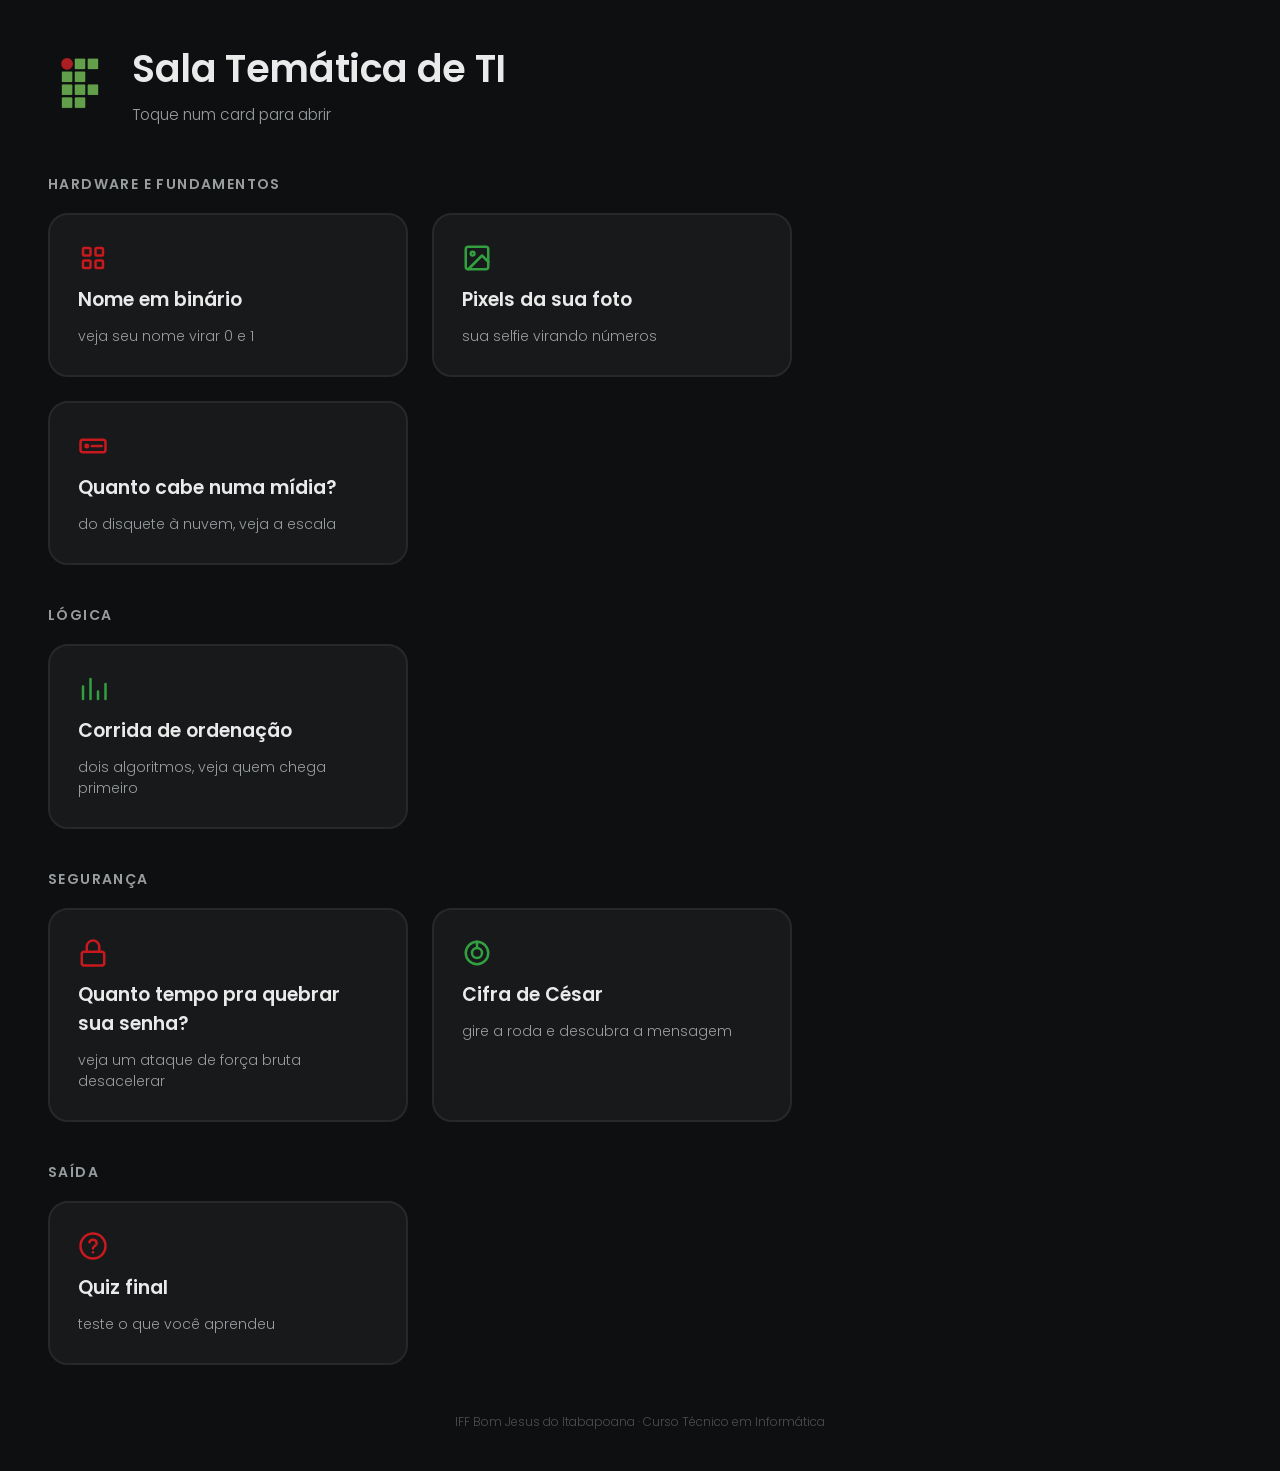
<file: index.html>
<!DOCTYPE html>
<html lang="pt-BR">
<head>
<meta charset="UTF-8">
<meta name="viewport" content="width=device-width, initial-scale=1.0">
<title>Sala Temática de TI — IFF Bom Jesus do Itabapoana</title>
<link rel="preconnect" href="https://fonts.googleapis.com">
<link rel="preconnect" href="https://fonts.gstatic.com" crossorigin>
<link href="https://fonts.googleapis.com/css2?family=Poppins:wght@300;400;500;600;700&display=swap" rel="stylesheet">
<link rel="stylesheet" href="assets/theme.css">
<link rel="stylesheet" href="assets/hub.css">
</head>
<body>

<header class="hub-header">
  <img class="hub-logo" src="assets/logo-iff.png" alt="Logo IFF">
  <div class="hub-heading">
    <h1>Sala Temática de TI</h1>
    <p class="hub-subtitle">Toque num card para abrir</p>
  </div>
</header>

<main class="hub-main">

  <section class="hub-section">
    <h2>Hardware e fundamentos</h2>
    <div class="hub-cards">
      <a class="hub-card" href="hardware/binario/index.html" target="_blank" rel="noopener">
        <span class="hub-card-icon">
          <svg viewBox="0 0 24 24" fill="none" stroke="currentColor" stroke-width="2" stroke-linecap="round" stroke-linejoin="round">
            <rect x="4" y="4" width="6" height="6" rx="1"/>
            <rect x="14" y="4" width="6" height="6" rx="1"/>
            <rect x="4" y="14" width="6" height="6" rx="1"/>
            <rect x="14" y="14" width="6" height="6" rx="1"/>
          </svg>
        </span>
        <span class="hub-card-title">Nome em binário</span>
        <span class="hub-card-desc">veja seu nome virar 0 e 1</span>
      </a>

      <a class="hub-card" href="hardware/pixels/index.html" target="_blank" rel="noopener">
        <span class="hub-card-icon hub-card-icon-alt">
          <svg viewBox="0 0 24 24" fill="none" stroke="currentColor" stroke-width="2" stroke-linecap="round" stroke-linejoin="round">
            <rect x="3" y="3" width="18" height="18" rx="2" ry="2"/>
            <circle cx="8.5" cy="8.5" r="1.5"/>
            <polyline points="21 15 16 10 5 21"/>
          </svg>
        </span>
        <span class="hub-card-title">Pixels da sua foto</span>
        <span class="hub-card-desc">sua selfie virando números</span>
      </a>

      <a class="hub-card" href="hardware/armazenamento/index.html" target="_blank" rel="noopener">
        <span class="hub-card-icon">
          <svg viewBox="0 0 24 24" fill="none" stroke="currentColor" stroke-width="2" stroke-linecap="round" stroke-linejoin="round">
            <rect x="2" y="7" width="20" height="10" rx="2"/>
            <circle cx="7" cy="12" r="1"/>
            <line x1="11" y1="12" x2="19" y2="12"/>
          </svg>
        </span>
        <span class="hub-card-title">Quanto cabe numa mídia?</span>
        <span class="hub-card-desc">do disquete à nuvem, veja a escala</span>
      </a>
    </div>
  </section>

  <section class="hub-section">
    <h2>Lógica</h2>
    <div class="hub-cards hub-cards-single">
      <a class="hub-card" href="logica/ordenacao/index.html" target="_blank" rel="noopener">
        <span class="hub-card-icon hub-card-icon-alt">
          <svg viewBox="0 0 24 24" fill="none" stroke="currentColor" stroke-width="2" stroke-linecap="round" stroke-linejoin="round">
            <line x1="4" y1="20" x2="4" y2="10"/>
            <line x1="10" y1="20" x2="10" y2="4"/>
            <line x1="16" y1="20" x2="16" y2="14"/>
            <line x1="22" y1="20" x2="22" y2="8"/>
          </svg>
        </span>
        <span class="hub-card-title">Corrida de ordenação</span>
        <span class="hub-card-desc">dois algoritmos, veja quem chega primeiro</span>
      </a>
    </div>
  </section>

  <section class="hub-section">
    <h2>Segurança</h2>
    <div class="hub-cards">
      <a class="hub-card" href="seguranca/senha/index.html" target="_blank" rel="noopener">
        <span class="hub-card-icon">
          <svg viewBox="0 0 24 24" fill="none" stroke="currentColor" stroke-width="2" stroke-linecap="round" stroke-linejoin="round">
            <rect x="3" y="11" width="18" height="11" rx="2" ry="2"/>
            <path d="M7 11V7a5 5 0 0 1 10 0v4"/>
          </svg>
        </span>
        <span class="hub-card-title">Quanto tempo pra quebrar sua senha?</span>
        <span class="hub-card-desc">veja um ataque de força bruta desacelerar</span>
      </a>

      <a class="hub-card" href="seguranca/cesar/index.html" target="_blank" rel="noopener">
        <span class="hub-card-icon hub-card-icon-alt">
          <svg viewBox="0 0 24 24" fill="none" stroke="currentColor" stroke-width="2" stroke-linecap="round" stroke-linejoin="round">
            <circle cx="12" cy="12" r="9"/>
            <circle cx="12" cy="12" r="4"/>
            <line x1="12" y1="3" x2="12" y2="8"/>
          </svg>
        </span>
        <span class="hub-card-title">Cifra de César</span>
        <span class="hub-card-desc">gire a roda e descubra a mensagem</span>
      </a>
    </div>
  </section>

  <section class="hub-section">
    <h2>Saída</h2>
    <div class="hub-cards hub-cards-single">
      <a class="hub-card" href="quiz/index.html" target="_blank" rel="noopener">
        <span class="hub-card-icon">
          <svg viewBox="0 0 24 24" fill="none" stroke="currentColor" stroke-width="2" stroke-linecap="round" stroke-linejoin="round">
            <circle cx="12" cy="12" r="10"/>
            <path d="M9.09 9a3 3 0 0 1 5.83 1c0 2-3 2-3 4"/>
            <line x1="12" y1="17" x2="12.01" y2="17"/>
          </svg>
        </span>
        <span class="hub-card-title">Quiz final</span>
        <span class="hub-card-desc">teste o que você aprendeu</span>
      </a>
    </div>
  </section>

</main>

<footer class="hub-footer">
  <span>IFF Bom Jesus do Itabapoana · Curso Técnico em Informática</span>
</footer>

</body>
</html>
</file>
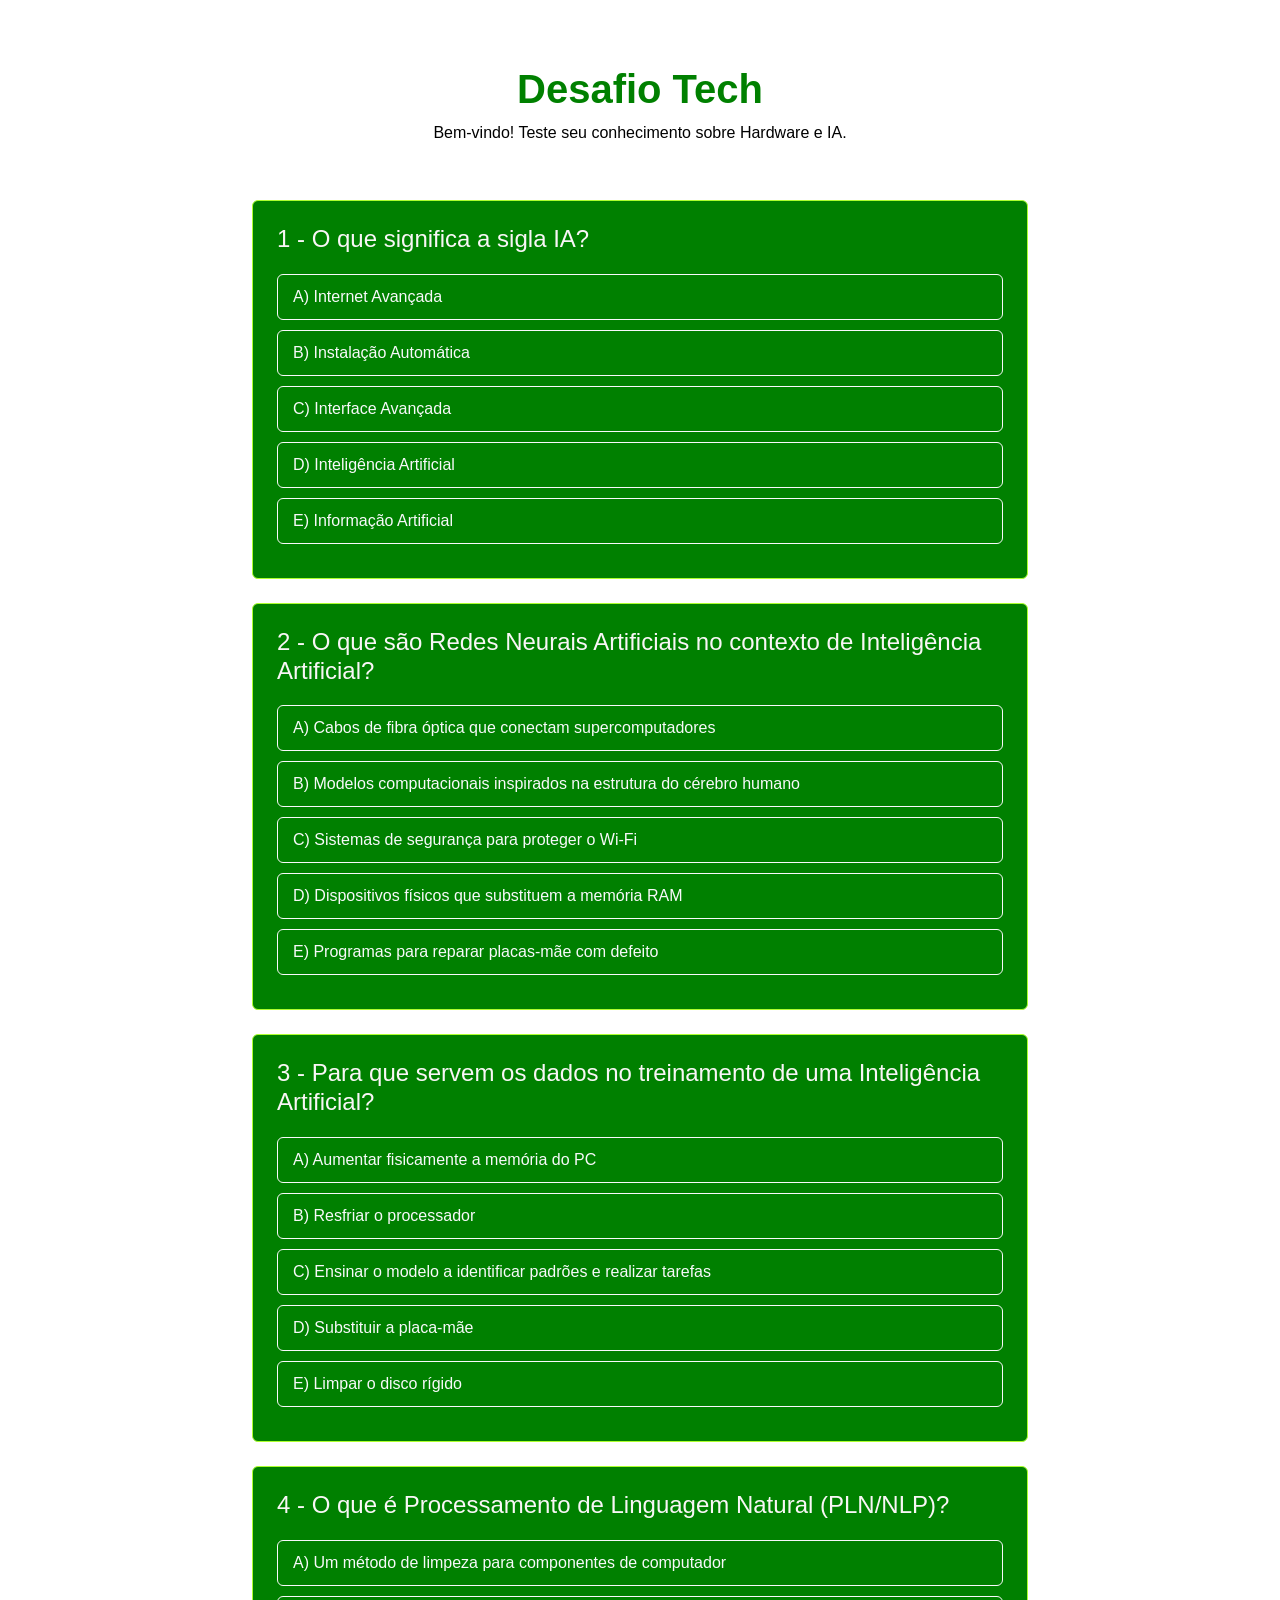
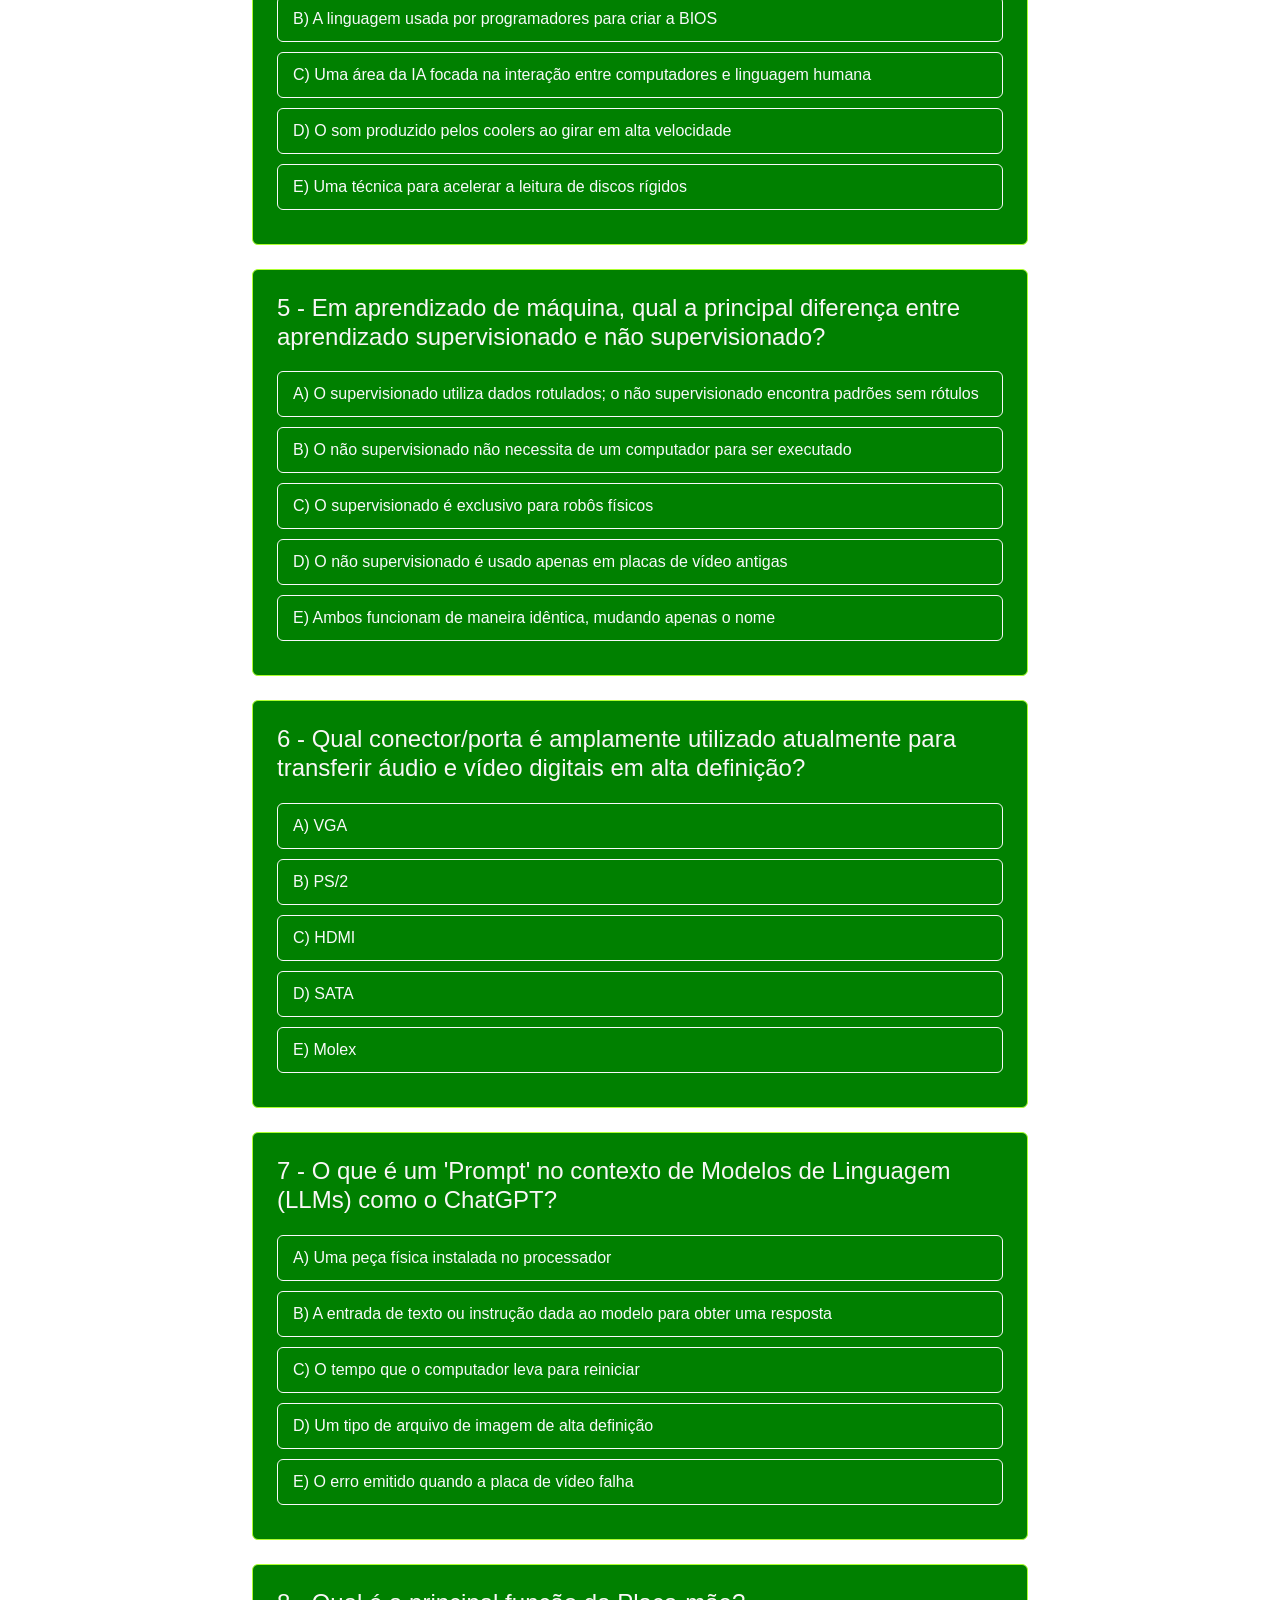
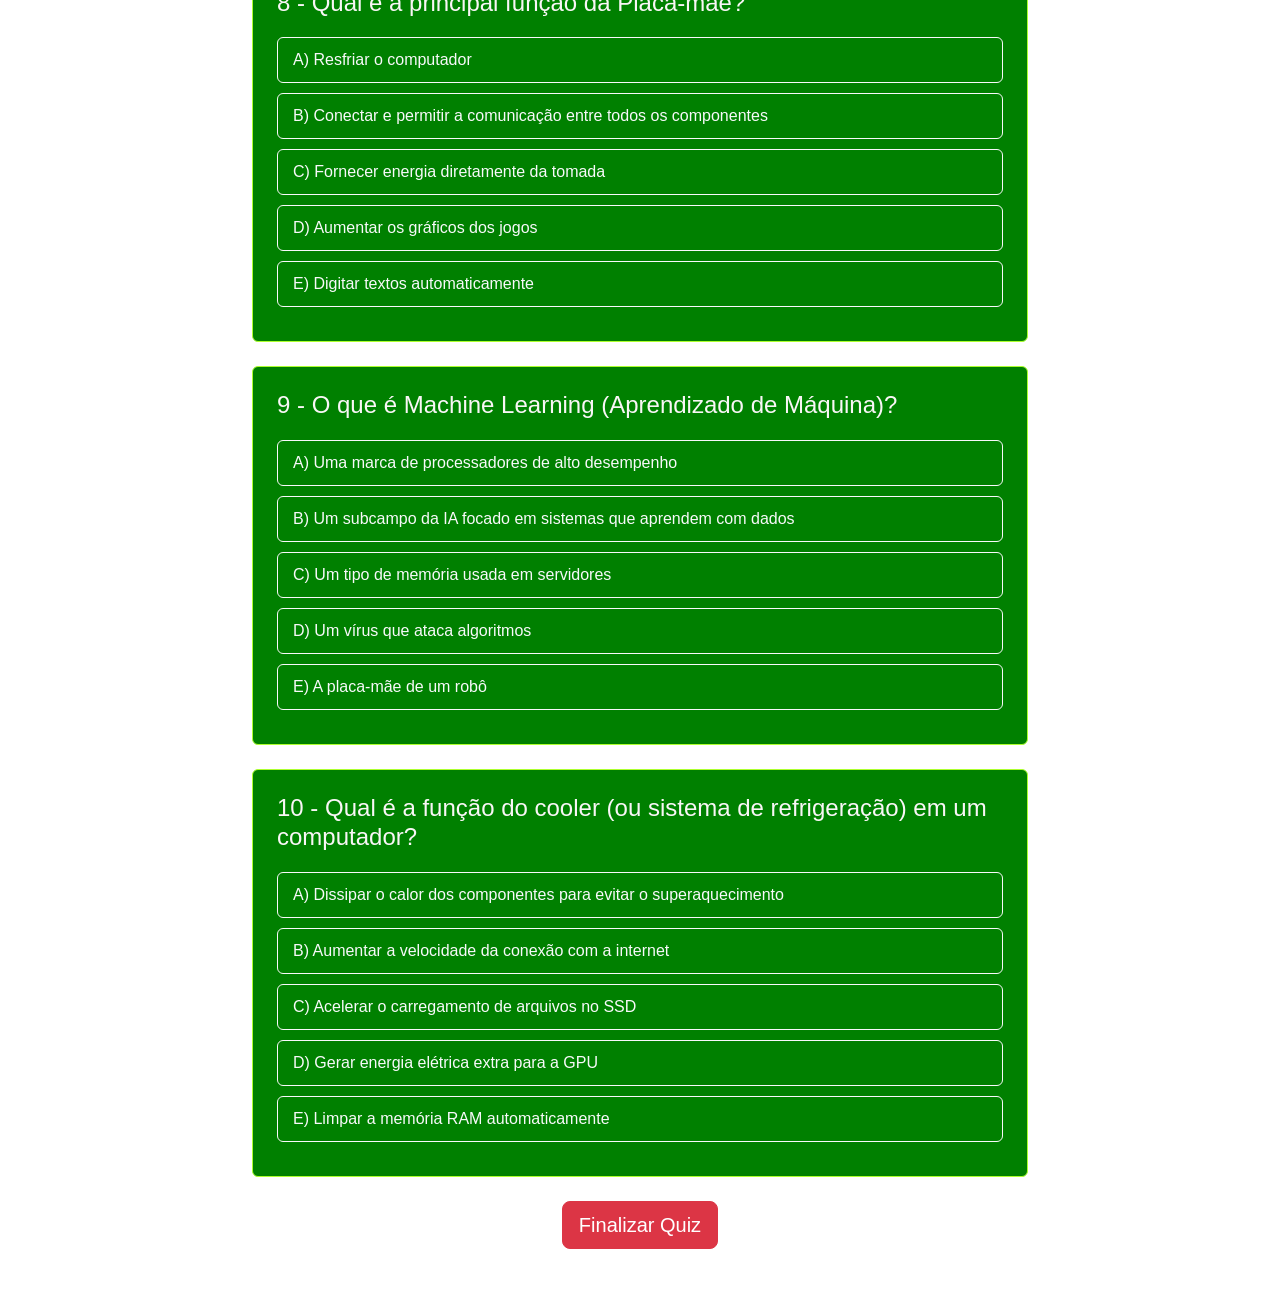
<file: quiz/index.html>
<!doctype html>
<html lang="pt-BR">
  <head>
    <meta charset="UTF-8" />
    <meta name="viewport" content="width=device-width, initial-scale=1.0" />
    <meta
      name="description"
      content="Quiz sobre Hardware e Inteligência Artificial"
    />

    <title>Desafio Tech</title>

    <!-- Bootstrap -->
    <link
      href="https://cdn.jsdelivr.net/npm/bootstrap@5.3.3/dist/css/bootstrap.min.css"
      rel="stylesheet"
    />
    <link rel="stylesheet" href="style.css" />
  </head>

  <body>
    <div class="container quiz-container">
      <!-- Cabeçalho -->
      <div class="text-center mb-4 header-bg">
        <h1 class="titulo">Desafio Tech</h1>
        <p>Bem-vindo! Teste seu conhecimento sobre Hardware e IA.</p>
      </div>

      <!-- Formulário do Quiz (Substituindo botões soltos) -->
      <form id="quiz-form">
        <!-- O JS injetará os Cards aqui -->
        <div id="quiz-questions-container">
          <!-- Carregando... -->
        </div>

        <!-- BOTÃO FINALIZAR -->
        <div class="text-center mt-4">
          <button
            type="submit"
            id="btn-finalizar"
            class="btn btn-danger btn-lg"
            style="display: none"
          >
            Finalizar Quiz
          </button>
        </div>
      </form>

      <!-- RESULTADO FINAL -->
      <div id="resultado" class="card text-center p-5 mt-4">
        <h2 class="titulo-resultado">🏆 Resultado</h2>
        <p id="pontuacaoFinal" class="fs-4"></p>
        <button class="btn btn-danger" onclick="location.reload()">
          Refazer Quiz
        </button>
      </div>
    </div>

    <script src="script.js"></script>
  </body>
</html>
</file>
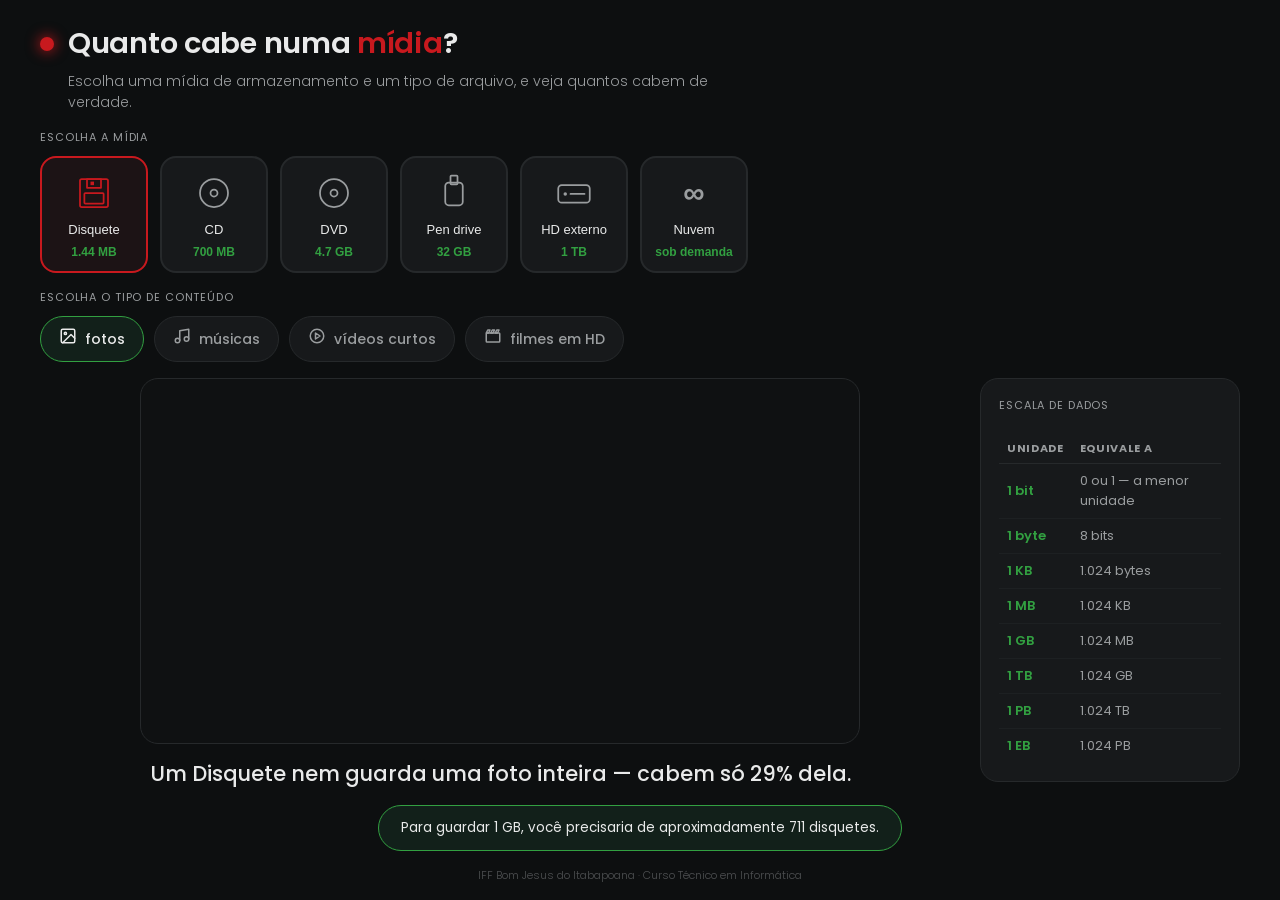
<file: hardware/armazenamento/index.html>
<!DOCTYPE html>
<html lang="pt-BR">
<head>
<meta charset="UTF-8">
<meta name="viewport" content="width=device-width, initial-scale=1.0">
<title>Evolução do armazenamento — Sala Temática IFF</title>
<link rel="preconnect" href="https://fonts.googleapis.com">
<link rel="preconnect" href="https://fonts.gstatic.com" crossorigin>
<link href="https://fonts.googleapis.com/css2?family=Poppins:wght@300;400;500;600;700&display=swap" rel="stylesheet">
<link rel="stylesheet" href="../../assets/theme.css">
<link rel="stylesheet" href="styles.css">
</head>
<body>

<header class="topbar">
  <div class="brand">
    <span class="brand-dot"></span>
    <h1>Quanto cabe numa <span class="hl">mídia</span>?</h1>
  </div>
  <p class="subtitle">Escolha uma mídia de armazenamento e um tipo de arquivo, e veja quantos cabem de verdade.</p>
</header>

<section class="media-section">
  <span class="section-label">Escolha a mídia</span>
  <div id="media-cards" class="media-cards" role="listbox" aria-label="Mídia de armazenamento"></div>
</section>

<section class="content-section">
  <span class="section-label">Escolha o tipo de conteúdo</span>
  <div id="content-tabs" class="content-tabs" role="tablist" aria-label="Tipo de conteúdo"></div>
</section>

<main class="main-layout">
  <section class="fill-section">
    <div class="fill-container-wrap">
      <div id="fill-container" class="fill-container"></div>
      <div id="fill-overlay" class="fill-overlay" hidden></div>
    </div>
    <p id="fill-sentence" class="fill-sentence"></p>
  </section>

  <aside class="scale-panel">
    <span class="section-label">Escala de dados</span>
    <table class="ref-table">
      <thead>
        <tr>
          <th>Unidade</th>
          <th>Equivale a</th>
        </tr>
      </thead>
      <tbody id="scale-table-body"></tbody>
    </table>
  </aside>
</main>

<p id="fun-fact" class="fun-fact"></p>

<footer class="footer">
  <span>IFF Bom Jesus do Itabapoana · Curso Técnico em Informática</span>
</footer>

<script src="script.js"></script>
</body>
</html>
</file>
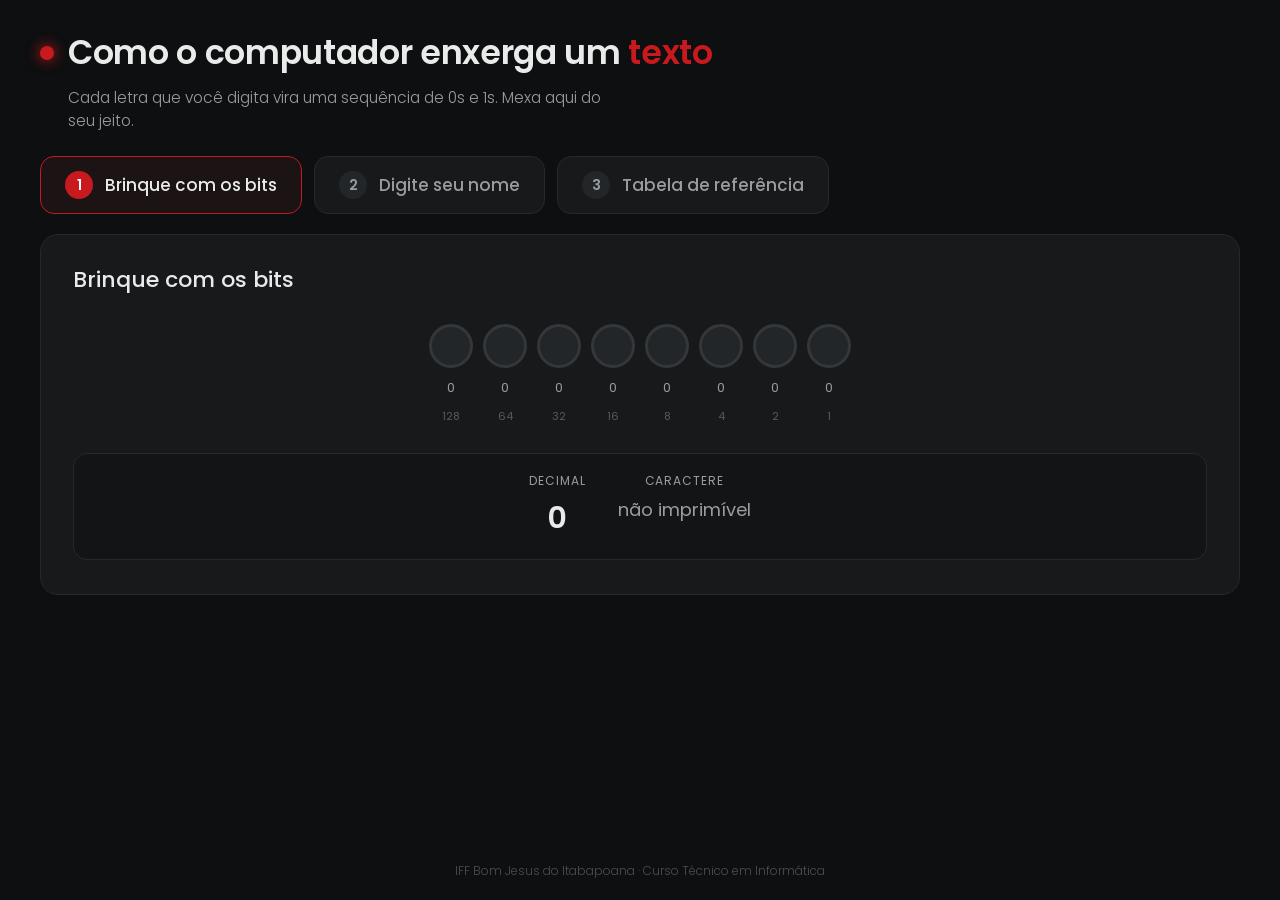
<file: hardware/binario/index.html>
<!DOCTYPE html>
<html lang="pt-BR">
<head>
<meta charset="UTF-8">
<meta name="viewport" content="width=device-width, initial-scale=1.0">
<title>Binário na prática — Sala Temática IFF</title>
<link rel="preconnect" href="https://fonts.googleapis.com">
<link rel="preconnect" href="https://fonts.gstatic.com" crossorigin>
<link href="https://fonts.googleapis.com/css2?family=Poppins:wght@300;400;500;600;700&display=swap" rel="stylesheet">
<link rel="stylesheet" href="style.css">
</head>
<body>

<header class="topbar">
  <div class="brand">
    <span class="brand-dot"></span>
    <h1>Como o computador enxerga um <span class="hl">texto</span></h1>
  </div>
  <p class="subtitle">Cada letra que você digita vira uma sequência de 0s e 1s. Mexa aqui do seu jeito.</p>
</header>

<nav class="tabs" role="tablist" aria-label="Etapas">
  <button
    class="tab active"
    id="tab-bits"
    type="button"
    role="tab"
    aria-selected="true"
    aria-controls="panel-bits"
  ><span class="step">1</span> Brinque com os bits</button>
  <button
    class="tab"
    id="tab-nome"
    type="button"
    role="tab"
    aria-selected="false"
    aria-controls="panel-nome"
    tabindex="-1"
  ><span class="step">2</span> Digite seu nome</button>
  <button
    class="tab"
    id="tab-tabela"
    type="button"
    role="tab"
    aria-selected="false"
    aria-controls="panel-tabela"
    tabindex="-1"
  ><span class="step">3</span> Tabela de referência</button>
</nav>

<main class="layout">

  <!-- PARTE 1 -->
  <section class="panel" id="panel-bits" role="tabpanel" aria-labelledby="tab-bits">
    <div class="panel-head">
      <h2>Brinque com os bits</h2>
    </div>

    <div class="bits-area">
      <div id="switches" class="switches"></div>

      <div class="bits-readout">
        <div class="readout-row">
          <span class="readout-label">decimal</span>
          <span id="readout-dec" class="readout-value">0</span>
        </div>
        <div class="readout-row">
          <span class="readout-label">caractere</span>
          <span id="readout-char" class="readout-value readout-char">não imprimível</span>
        </div>
      </div>
    </div>
  </section>

  <!-- PARTE 2 -->
  <section class="panel" id="panel-nome" role="tabpanel" aria-labelledby="tab-nome" hidden>
    <div class="panel-head">
      <h2>Digite seu nome</h2>
      <button id="btn-reset" class="btn-ghost" type="button">reiniciar</button>
    </div>

    <input
      id="input-nome"
      type="text"
      placeholder="Digite seu nome aqui"
      autocomplete="off"
      spellcheck="false"
      maxlength="24"
    >

    <div id="linhas" class="linhas"></div>
  </section>

  <!-- PARTE 3 -->
  <section class="panel" id="panel-tabela" role="tabpanel" aria-labelledby="tab-tabela" hidden>
    <div class="panel-head">
      <h2>Tabela de referência (ASCII / UTF-8)</h2>
    </div>

    <div class="tabela-wrap">
      <table class="ref-table">
        <thead>
          <tr>
            <th>Caractere</th>
            <th>Decimal</th>
            <th>Binário</th>
            <th>LEDs</th>
          </tr>
        </thead>
        <tbody id="ref-table-body"></tbody>
      </table>
    </div>

    <p class="table-note">Esta tabela mostra os caracteres ASCII, que usam só 1 byte. Acentos como <b>é</b>, <b>ç</b> e <b>ã</b> usam 2 bytes em UTF-8 — digite um na aba 2 pra ver.</p>
  </section>

</main>

<footer class="footer">
  <span>IFF Bom Jesus do Itabapoana · Curso Técnico em Informática</span>
</footer>

<script src="script.js"></script>
</body>
</html>
</file>
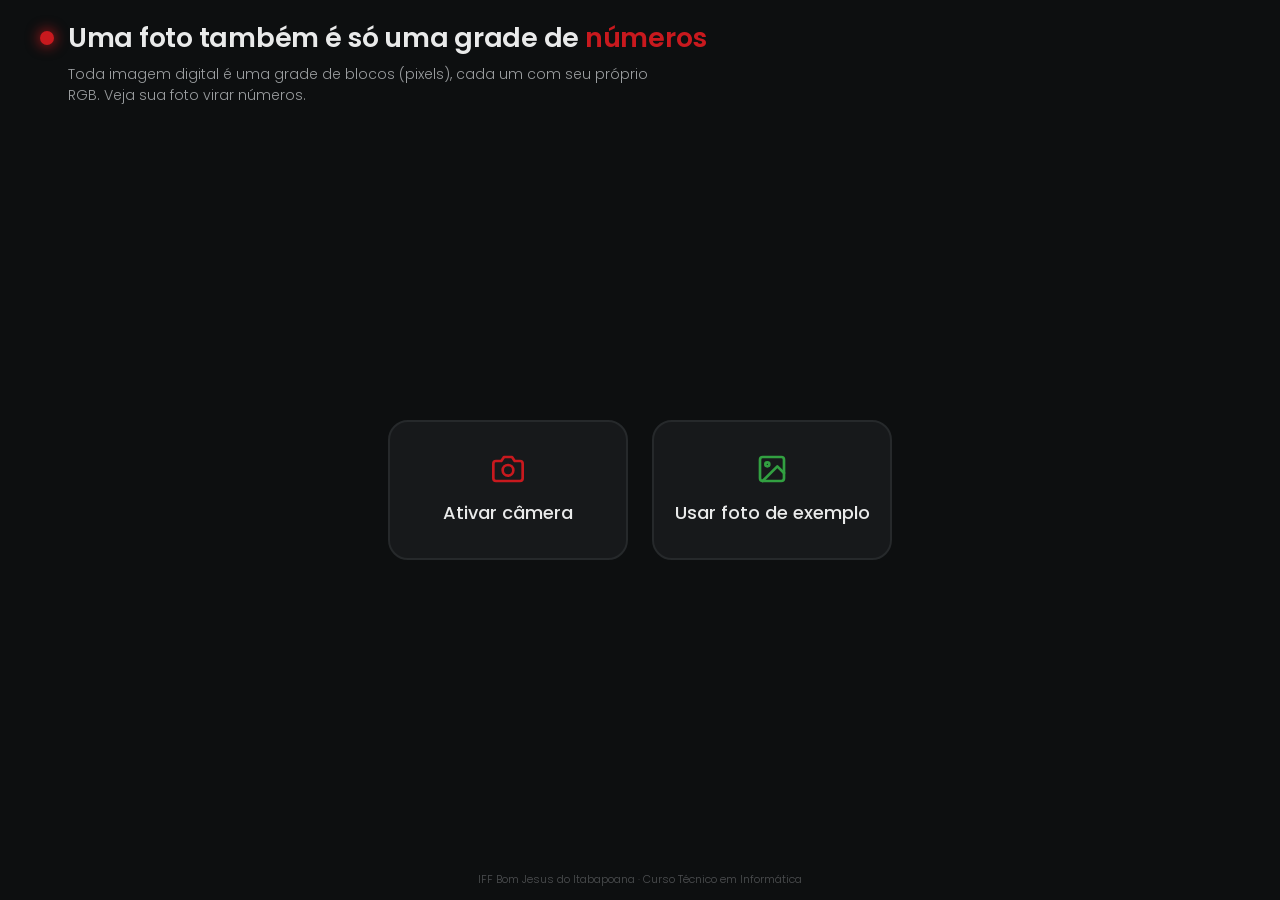
<file: hardware/pixels/index.html>
<!DOCTYPE html>
<html lang="pt-BR">
<head>
<meta charset="UTF-8">
<meta name="viewport" content="width=device-width, initial-scale=1.0">
<title>Pixels de verdade — Sala Temática IFF</title>
<link rel="preconnect" href="https://fonts.googleapis.com">
<link rel="preconnect" href="https://fonts.gstatic.com" crossorigin>
<link href="https://fonts.googleapis.com/css2?family=Poppins:wght@300;400;500;600;700&display=swap" rel="stylesheet">
<link rel="stylesheet" href="styles.css">
</head>
<body>

<header class="topbar">
  <div class="brand">
    <span class="brand-dot"></span>
    <h1>Uma foto também é só uma grade de <span class="hl">números</span></h1>
  </div>
  <p class="subtitle">Toda imagem digital é uma grade de blocos (pixels), cada um com seu próprio RGB. Veja sua foto virar números.</p>
</header>

<div id="status-banner" class="status-banner" hidden></div>

<main class="stage">

  <!-- TELA INICIAL -->
  <section class="screen" id="screen-start">
    <div class="start-buttons">
      <button id="btn-camera" class="btn-choice" type="button">
        <span class="btn-choice-icon">
          <svg viewBox="0 0 24 24" fill="none" stroke="currentColor" stroke-width="2" stroke-linecap="round" stroke-linejoin="round">
            <path d="M23 19a2 2 0 0 1-2 2H3a2 2 0 0 1-2-2V8a2 2 0 0 1 2-2h4l2-3h6l2 3h4a2 2 0 0 1 2 2z"/>
            <circle cx="12" cy="13" r="4"/>
          </svg>
        </span>
        <span class="btn-choice-text">Ativar câmera</span>
      </button>
      <button id="btn-example" class="btn-choice btn-choice-alt" type="button">
        <span class="btn-choice-icon">
          <svg viewBox="0 0 24 24" fill="none" stroke="currentColor" stroke-width="2" stroke-linecap="round" stroke-linejoin="round">
            <rect x="3" y="3" width="18" height="18" rx="2" ry="2"/>
            <circle cx="8.5" cy="8.5" r="1.5"/>
            <polyline points="21 15 16 10 5 21"/>
          </svg>
        </span>
        <span class="btn-choice-text">Usar foto de exemplo</span>
      </button>
    </div>
  </section>

  <!-- CÂMERA AO VIVO -->
  <section class="screen" id="screen-camera" hidden>
    <p class="privacy-note">
      <svg class="icon-lock" viewBox="0 0 24 24" fill="none" stroke="currentColor" stroke-width="2" stroke-linecap="round" stroke-linejoin="round">
        <rect x="3" y="11" width="18" height="11" rx="2" ry="2"/>
        <path d="M7 11V7a5 5 0 0 1 10 0v4"/>
      </svg>
      Sua foto fica só neste computador — não é enviada nem salva em lugar nenhum.
    </p>

    <div class="camera-wrap">
      <video id="video" autoplay playsinline muted></video>
    </div>

    <div class="camera-actions">
      <button id="btn-capture" class="btn-primary" type="button">Tirar foto</button>
      <button id="btn-use-example-instead" class="btn-ghost" type="button">usar foto de exemplo</button>
      <button id="btn-cancel-camera" class="btn-ghost" type="button">cancelar</button>
    </div>
  </section>

  <!-- RESULTADO PIXELIZADO -->
  <section class="screen" id="screen-result" hidden>
    <p id="privacy-note-result" class="privacy-note" hidden>
      <svg class="icon-lock" viewBox="0 0 24 24" fill="none" stroke="currentColor" stroke-width="2" stroke-linecap="round" stroke-linejoin="round">
        <rect x="3" y="11" width="18" height="11" rx="2" ry="2"/>
        <path d="M7 11V7a5 5 0 0 1 10 0v4"/>
      </svg>
      Sua foto fica só neste computador — não é enviada nem salva em lugar nenhum.
    </p>

    <div class="result-layout">
      <div class="canvas-column">
        <canvas id="canvas-pixel" width="480" height="360"></canvas>

        <div class="slider-row">
          <span class="slider-label">bem pixelizada</span>
          <input type="range" id="slider-detail" min="4" max="96" value="20" aria-label="Nível de detalhe">
          <span class="slider-label">quase nítida</span>
        </div>
        <p class="resolution-readout">resolução aproximada: <b id="resolution-value">20 x 15</b> pixels</p>
      </div>

      <aside class="info-panel">
        <h2>Cor do bloco</h2>
        <div id="swatch" class="swatch"></div>

        <div class="channel-rows">
          <div class="channel-row channel-r">
            <span class="channel-label">R</span>
            <span id="info-r-dec" class="channel-dec">—</span>
            <span id="info-r-bin" class="channel-bin">--------</span>
          </div>
          <div class="channel-row channel-g">
            <span class="channel-label">G</span>
            <span id="info-g-dec" class="channel-dec">—</span>
            <span id="info-g-bin" class="channel-bin">--------</span>
          </div>
          <div class="channel-row channel-b">
            <span class="channel-label">B</span>
            <span id="info-b-dec" class="channel-dec">—</span>
            <span id="info-b-bin" class="channel-bin">--------</span>
          </div>
        </div>

        <div class="info-row">
          <span class="info-label">HEX</span>
          <span id="info-hex" class="info-value">—</span>
        </div>
        <p id="info-hint" class="info-hint">passe o mouse (ou o dedo) sobre a imagem</p>
      </aside>
    </div>

    <div class="result-actions">
      <button id="btn-retake" class="btn-primary" type="button">Tirar outra foto</button>
      <button id="btn-toggle-source" class="btn-ghost" type="button">Trocar pra foto de exemplo</button>
    </div>
  </section>

</main>

<footer class="footer">
  <span>IFF Bom Jesus do Itabapoana · Curso Técnico em Informática</span>
</footer>

<canvas id="canvas-source" hidden></canvas>
<canvas id="canvas-tiny" hidden></canvas>

<script src="script.js"></script>
</body>
</html>
</file>
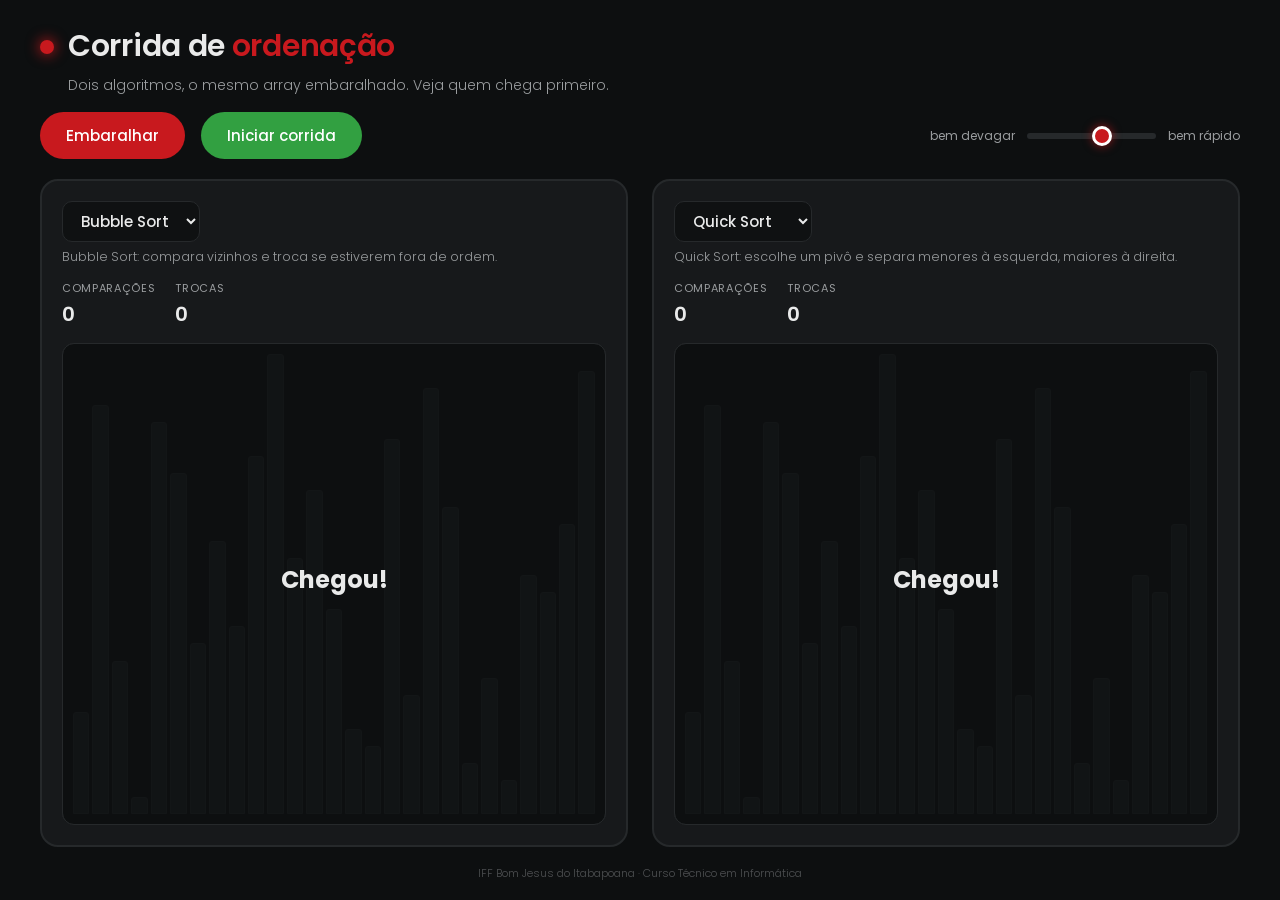
<file: logica/ordenacao/index.html>
<!DOCTYPE html>
<html lang="pt-BR">
<head>
<meta charset="UTF-8">
<meta name="viewport" content="width=device-width, initial-scale=1.0">
<title>Corrida de Ordenação — Sala Temática IFF</title>
<link rel="preconnect" href="https://fonts.googleapis.com">
<link rel="preconnect" href="https://fonts.gstatic.com" crossorigin>
<link href="https://fonts.googleapis.com/css2?family=Poppins:wght@300;400;500;600;700&display=swap" rel="stylesheet">
<link rel="stylesheet" href="../../assets/theme.css">
<link rel="stylesheet" href="styles.css">
</head>
<body>

<header class="topbar">
  <div class="brand">
    <span class="brand-dot"></span>
    <h1>Corrida de <span class="hl">ordenação</span></h1>
  </div>
  <p class="subtitle">Dois algoritmos, o mesmo array embaralhado. Veja quem chega primeiro.</p>
</header>

<div class="controls-bar">
  <button id="btn-shuffle" class="btn-primary" type="button">Embaralhar</button>
  <button id="btn-start" class="btn-primary btn-start" type="button">Iniciar corrida</button>

  <div class="speed-control">
    <span class="speed-label">bem devagar</span>
    <input type="range" id="slider-speed" min="0" max="100" value="60" aria-label="Velocidade da animação">
    <span class="speed-label">bem rápido</span>
  </div>
</div>

<main class="race-layout">

  <section class="panel" id="panel-a" data-panel="a">
    <div class="panel-head">
      <select id="select-a" class="algo-select" aria-label="Algoritmo do painel A">
        <option value="bubble">Bubble Sort</option>
        <option value="selection">Seleção</option>
        <option value="insertion">Inserção</option>
        <option value="quick">Quick Sort</option>
      </select>
      <p id="desc-a" class="algo-desc"></p>
    </div>

    <div class="panel-stats">
      <div class="stat">
        <span class="stat-label">comparações</span>
        <span id="comp-a" class="stat-value">0</span>
      </div>
      <div class="stat">
        <span class="stat-label">trocas</span>
        <span id="swap-a" class="stat-value">0</span>
      </div>
    </div>

    <div class="bars-wrap">
      <div id="bars-a" class="bars"></div>
      <div id="badge-a" class="finish-badge" hidden>
        <span class="badge-trophy" aria-hidden="true">
          <svg viewBox="0 0 24 24" fill="none" stroke="currentColor" stroke-width="2" stroke-linecap="round" stroke-linejoin="round">
            <path d="M8 21h8M12 17v4M7 4h10v4a5 5 0 0 1-10 0V4z"/>
            <path d="M17 5h2a2 2 0 0 1 2 2 4 4 0 0 1-4 4M7 5H5a2 2 0 0 0-2 2 4 4 0 0 0 4 4"/>
          </svg>
        </span>
        <span class="finish-title">Chegou!</span>
        <span class="finish-stats"></span>
      </div>
    </div>
  </section>

  <section class="panel" id="panel-b" data-panel="b">
    <div class="panel-head">
      <select id="select-b" class="algo-select" aria-label="Algoritmo do painel B">
        <option value="bubble">Bubble Sort</option>
        <option value="selection">Seleção</option>
        <option value="insertion">Inserção</option>
        <option value="quick" selected>Quick Sort</option>
      </select>
      <p id="desc-b" class="algo-desc"></p>
    </div>

    <div class="panel-stats">
      <div class="stat">
        <span class="stat-label">comparações</span>
        <span id="comp-b" class="stat-value">0</span>
      </div>
      <div class="stat">
        <span class="stat-label">trocas</span>
        <span id="swap-b" class="stat-value">0</span>
      </div>
    </div>

    <div class="bars-wrap">
      <div id="bars-b" class="bars"></div>
      <div id="badge-b" class="finish-badge" hidden>
        <span class="badge-trophy" aria-hidden="true">
          <svg viewBox="0 0 24 24" fill="none" stroke="currentColor" stroke-width="2" stroke-linecap="round" stroke-linejoin="round">
            <path d="M8 21h8M12 17v4M7 4h10v4a5 5 0 0 1-10 0V4z"/>
            <path d="M17 5h2a2 2 0 0 1 2 2 4 4 0 0 1-4 4M7 5H5a2 2 0 0 0-2 2 4 4 0 0 0 4 4"/>
          </svg>
        </span>
        <span class="finish-title">Chegou!</span>
        <span class="finish-stats"></span>
      </div>
    </div>
  </section>

</main>

<footer class="footer">
  <span>IFF Bom Jesus do Itabapoana · Curso Técnico em Informática</span>
</footer>

<script src="script.js"></script>
</body>
</html>
</file>
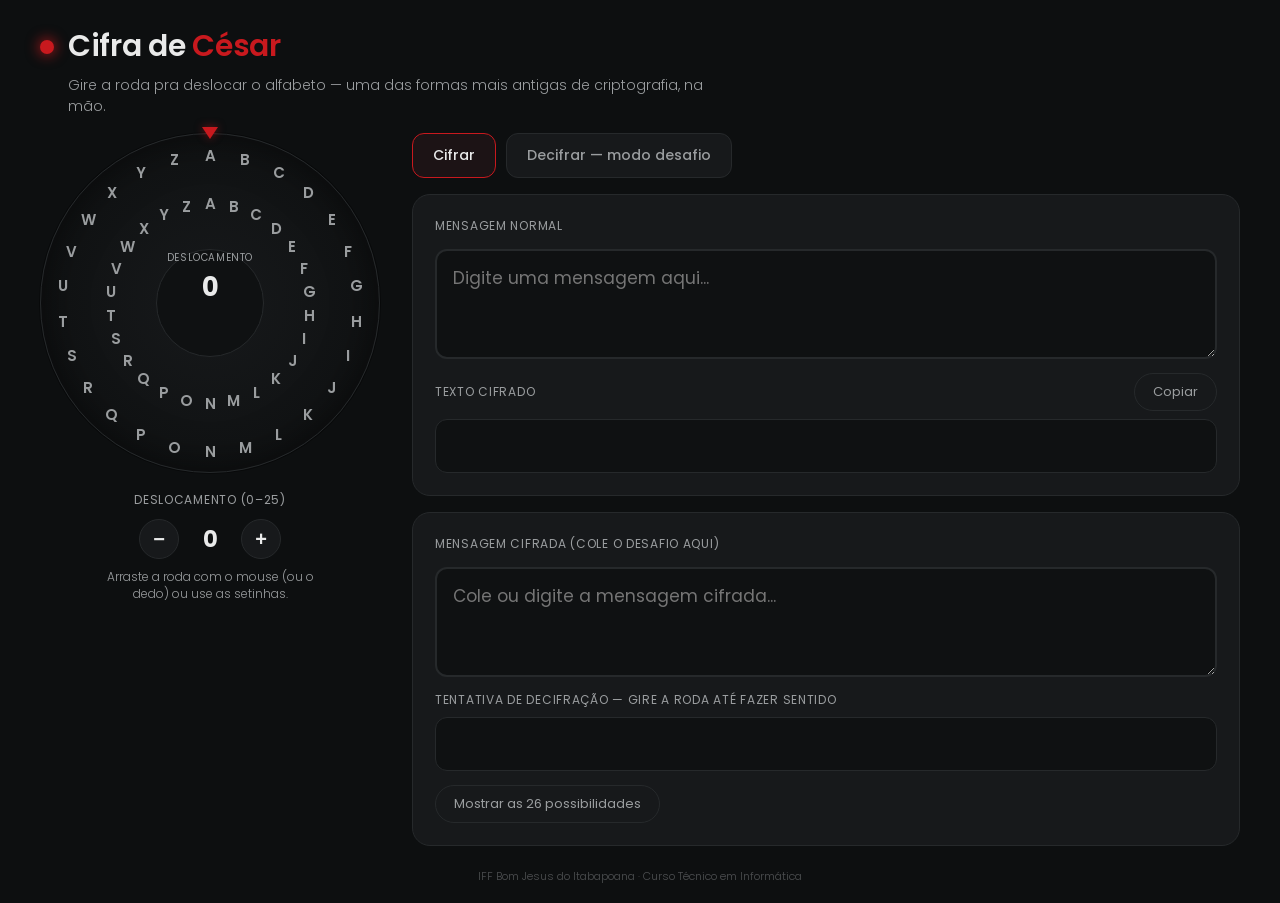
<file: seguranca/cesar/index.html>
<!DOCTYPE html>
<html lang="pt-BR">
<head>
<meta charset="UTF-8">
<meta name="viewport" content="width=device-width, initial-scale=1.0">
<title>Cifra de César — Sala Temática IFF</title>
<link rel="preconnect" href="https://fonts.googleapis.com">
<link rel="preconnect" href="https://fonts.gstatic.com" crossorigin>
<link href="https://fonts.googleapis.com/css2?family=Poppins:wght@300;400;500;600;700&display=swap" rel="stylesheet">
<link rel="stylesheet" href="../../assets/theme.css">
<link rel="stylesheet" href="styles.css">
</head>
<body>

<header class="topbar">
  <div class="brand">
    <span class="brand-dot"></span>
    <h1>Cifra de <span class="hl">César</span></h1>
  </div>
  <p class="subtitle">Gire a roda pra deslocar o alfabeto — uma das formas mais antigas de criptografia, na mão.</p>
</header>

<main class="content-layout">

  <section class="wheel-section">
    <div class="wheel-wrap">
      <div class="wheel-marker" aria-hidden="true"></div>
      <div id="wheel" class="wheel">
        <div id="ring-outer" class="ring ring-outer"></div>
        <div id="ring-inner" class="ring ring-inner"></div>
        <div id="wheel-center" class="wheel-center">
          <span class="wheel-center-label">deslocamento</span>
          <span id="wheel-center-value" class="wheel-center-value">0</span>
        </div>
      </div>
    </div>

    <div class="shift-control">
      <span class="shift-control-label">Deslocamento (0–25)</span>
      <div class="shift-stepper">
        <button id="btn-shift-down" class="shift-btn" type="button" aria-label="Diminuir deslocamento">−</button>
        <span id="shift-value" class="shift-value">0</span>
        <button id="btn-shift-up" class="shift-btn" type="button" aria-label="Aumentar deslocamento">+</button>
      </div>
      <p class="shift-hint">Arraste a roda com o mouse (ou o dedo) ou use as setinhas.</p>
    </div>
  </section>

  <section class="mode-section">
    <nav class="tabs" role="tablist" aria-label="Modo">
      <button class="tab active" id="tab-cifrar" type="button" role="tab" aria-selected="true" aria-controls="panel-cifrar">Cifrar</button>
      <button class="tab" id="tab-decifrar" type="button" role="tab" aria-selected="false" aria-controls="panel-decifrar" tabindex="-1">Decifrar — modo desafio</button>
    </nav>

    <section class="panel" id="panel-cifrar" role="tabpanel" aria-labelledby="tab-cifrar">
      <label class="field-label" for="input-plain">Mensagem normal</label>
      <textarea id="input-plain" class="text-field" rows="3" placeholder="Digite uma mensagem aqui..." spellcheck="false"></textarea>

      <div class="result-block">
        <div class="result-head">
          <span class="field-label">Texto cifrado</span>
          <button id="btn-copy" class="btn-ghost" type="button">Copiar</button>
        </div>
        <div id="output-cipher" class="result-text"></div>
      </div>
    </section>

    <section class="panel" id="panel-decifrar" role="tabpanel" aria-labelledby="tab-decifrar" hidden>
      <label class="field-label" for="input-cipher">Mensagem cifrada (cole o desafio aqui)</label>
      <textarea id="input-cipher" class="text-field" rows="3" placeholder="Cole ou digite a mensagem cifrada..." spellcheck="false"></textarea>

      <div class="result-block">
        <span class="field-label">Tentativa de decifração — gire a roda até fazer sentido</span>
        <div id="output-decipher" class="result-text"></div>
      </div>

      <button id="btn-show-all" class="btn-ghost" type="button">Mostrar as 26 possibilidades</button>

      <div id="all-shifts-wrap" class="all-shifts-wrap" hidden>
        <table class="ref-table">
          <thead>
            <tr>
              <th>Deslocamento</th>
              <th>Resultado</th>
            </tr>
          </thead>
          <tbody id="all-shifts-body"></tbody>
        </table>
      </div>
    </section>

    <p id="note-nonletter" class="note-hint" hidden>Acentos e pontuação não são cifrados, ficam como estão.</p>
  </section>

</main>

<footer class="footer">
  <span>IFF Bom Jesus do Itabapoana · Curso Técnico em Informática</span>
</footer>

<script src="script.js"></script>
</body>
</html>
</file>
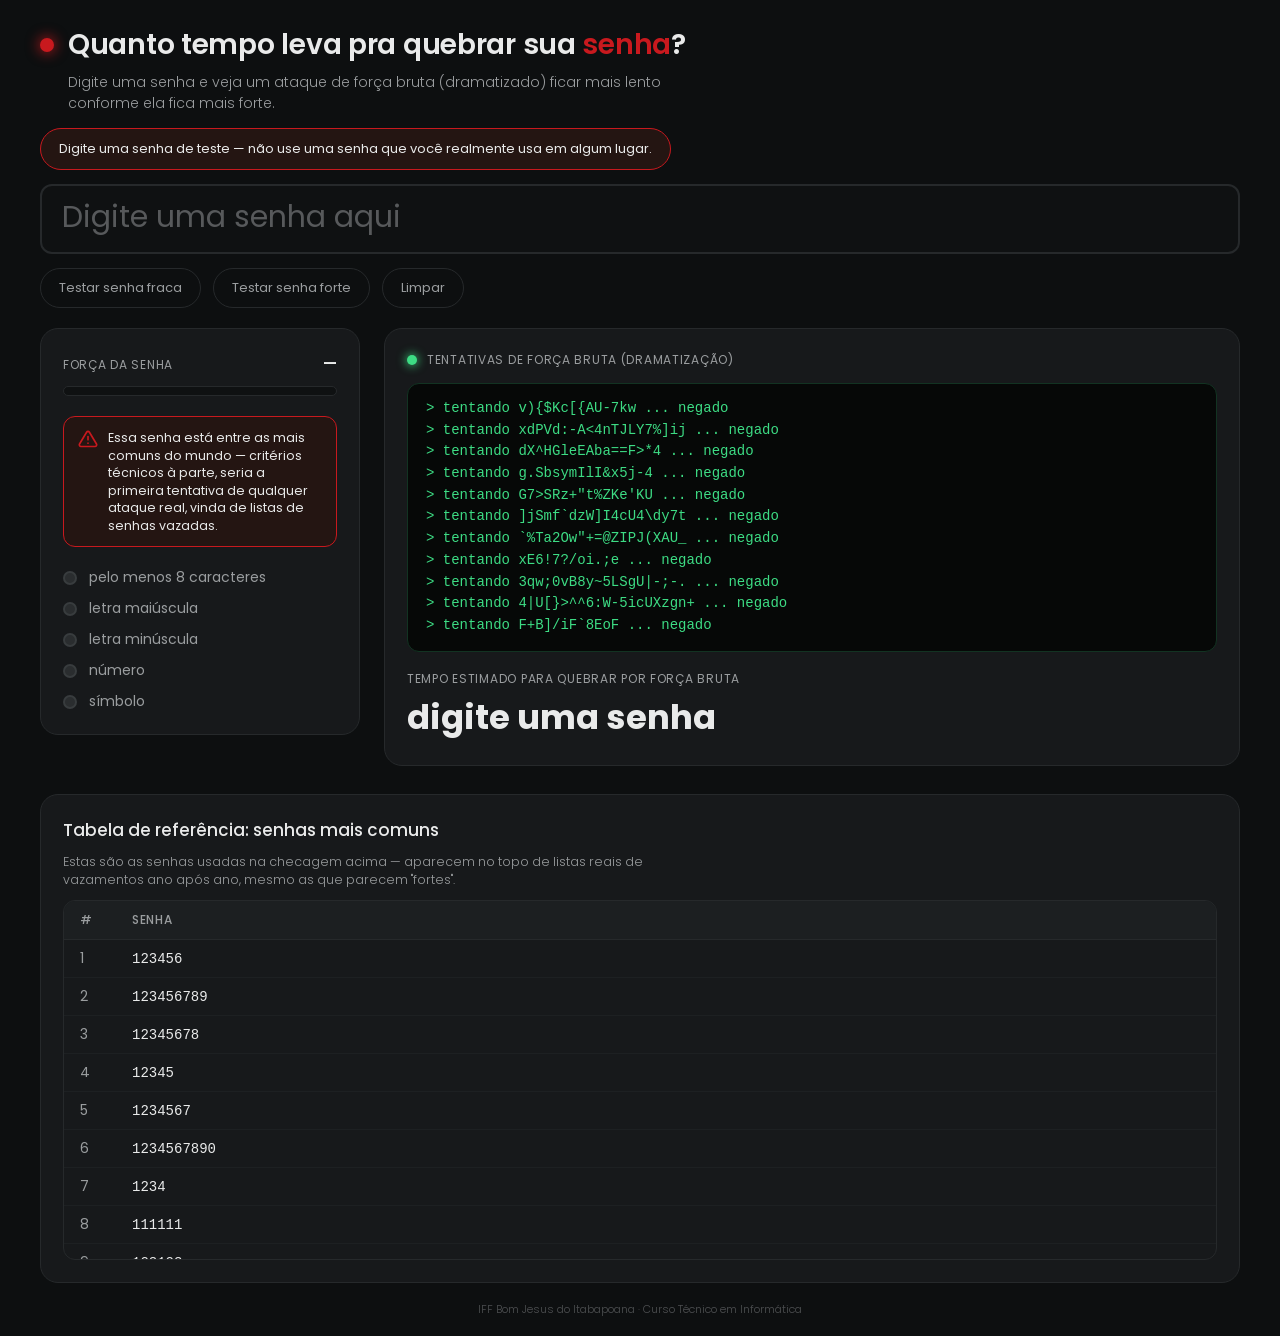
<file: seguranca/senha/index.html>
<!DOCTYPE html>
<html lang="pt-BR">
<head>
<meta charset="UTF-8">
<meta name="viewport" content="width=device-width, initial-scale=1.0">
<title>Quanto tempo pra quebrar sua senha? — Sala Temática IFF</title>
<link rel="preconnect" href="https://fonts.googleapis.com">
<link rel="preconnect" href="https://fonts.gstatic.com" crossorigin>
<link href="https://fonts.googleapis.com/css2?family=Poppins:wght@300;400;500;600;700&display=swap" rel="stylesheet">
<link rel="stylesheet" href="../../assets/theme.css">
<link rel="stylesheet" href="styles.css">
</head>
<body>

<header class="topbar">
  <div class="brand">
    <span class="brand-dot"></span>
    <h1>Quanto tempo leva pra quebrar sua <span class="hl">senha</span>?</h1>
  </div>
  <p class="subtitle">Digite uma senha e veja um ataque de força bruta (dramatizado) ficar mais lento conforme ela fica mais forte.</p>
</header>

<p class="test-warning">Digite uma senha de teste — não use uma senha que você realmente usa em algum lugar.</p>

<div class="input-row">
  <input
    id="input-senha"
    class="senha-input"
    type="text"
    placeholder="Digite uma senha aqui"
    autocomplete="off"
    spellcheck="false"
  >
</div>

<div class="example-row">
  <button id="btn-fraca" class="btn-ghost" type="button">Testar senha fraca</button>
  <button id="btn-forte" class="btn-ghost" type="button">Testar senha forte</button>
  <button id="btn-limpar" class="btn-ghost" type="button">Limpar</button>
</div>

<main class="content-layout">

  <section class="side-panel">
    <div class="strength-block">
      <div class="strength-head">
        <span class="strength-label-title">Força da senha</span>
        <span id="strength-label" class="strength-label-value">—</span>
      </div>
      <div class="strength-track">
        <div id="strength-fill" class="strength-fill"></div>
      </div>
    </div>

    <div id="common-warning" class="common-warning" hidden>
      <svg viewBox="0 0 24 24" fill="none" stroke="currentColor" stroke-width="2" stroke-linecap="round" stroke-linejoin="round">
        <path d="M10.29 3.86 1.82 18a2 2 0 0 0 1.71 3h16.94a2 2 0 0 0 1.71-3L13.71 3.86a2 2 0 0 0-3.42 0z"/>
        <line x1="12" y1="9" x2="12" y2="13"/>
        <line x1="12" y1="17" x2="12.01" y2="17"/>
      </svg>
      <span>Essa senha está entre as mais comuns do mundo — critérios técnicos à parte, seria a primeira tentativa de qualquer ataque real, vinda de listas de senhas vazadas.</span>
    </div>

    <ul class="checklist" id="checklist">
      <li class="check-item" data-check="length">
        <span class="check-dot"></span>
        <span class="check-text">pelo menos 8 caracteres</span>
      </li>
      <li class="check-item" data-check="upper">
        <span class="check-dot"></span>
        <span class="check-text">letra maiúscula</span>
      </li>
      <li class="check-item" data-check="lower">
        <span class="check-dot"></span>
        <span class="check-text">letra minúscula</span>
      </li>
      <li class="check-item" data-check="digit">
        <span class="check-dot"></span>
        <span class="check-text">número</span>
      </li>
      <li class="check-item" data-check="symbol">
        <span class="check-dot"></span>
        <span class="check-text">símbolo</span>
      </li>
    </ul>
  </section>

  <section class="terminal-panel">
    <div class="terminal-head">
      <span class="terminal-dot"></span>
      <span class="terminal-title">tentativas de força bruta (dramatização)</span>
    </div>
    <div id="terminal" class="terminal" aria-hidden="true"></div>

    <div class="crack-time">
      <span class="crack-time-label">tempo estimado para quebrar por força bruta</span>
      <span id="crack-time-value" class="crack-time-value">digite uma senha</span>
    </div>
  </section>

  <section class="common-table-panel">
    <div class="panel-head">
      <h2>Tabela de referência: senhas mais comuns</h2>
    </div>
    <p class="table-note">Estas são as senhas usadas na checagem acima — aparecem no topo de listas reais de vazamentos ano após ano, mesmo as que parecem "fortes".</p>

    <div class="common-table-wrap">
      <table class="ref-table">
        <thead>
          <tr>
            <th>#</th>
            <th>Senha</th>
          </tr>
        </thead>
        <tbody id="common-table-body"></tbody>
      </table>
    </div>
  </section>

</main>

<footer class="footer">
  <span>IFF Bom Jesus do Itabapoana · Curso Técnico em Informática</span>
</footer>

<script src="script.js"></script>
</body>
</html>
</file>
<file: assets/theme.css>
/*
  Tema compartilhado — Sala Temática de TI (IFF Bom Jesus do Itabapoana)
  Importe com: <link rel="stylesheet" href="/assets/theme.css">
  (ajuste o caminho relativo conforme a profundidade da página)
*/

:root {
  --bg: #0d0f10;
  --panel: #17191b;
  --panel-border: #26292b;
  --text: #e9eaea;
  --text-dim: #9a9d9f;
  --red: #C8191E;
  --red-glow: rgba(200, 25, 30, 0.55);
  --green: #32A041;
  --font-family: 'Poppins', -apple-system, 'Segoe UI', system-ui, sans-serif;
}

* {
  box-sizing: border-box;
}

html, body {
  margin: 0;
  padding: 0;
  background: var(--bg);
  color: var(--text);
  font-family: var(--font-family);
}
</file>
<file: assets/hub.css>
body {
  display: flex;
  flex-direction: column;
  min-height: 100vh;
  padding: 40px 48px;
}

/* ---------- header ---------- */

.hub-header {
  display: flex;
  align-items: center;
  gap: 20px;
  margin-bottom: 48px;
}

.hub-logo {
  width: 64px;
  height: 64px;
  border-radius: 16px;
  flex-shrink: 0;
}

.hub-heading h1 {
  margin: 0;
  font-size: clamp(26px, 3vw, 38px);
  font-weight: 600;
  letter-spacing: -0.01em;
}

.hub-subtitle {
  margin: 6px 0 0;
  color: var(--text-dim);
  font-size: clamp(14px, 1.2vw, 17px);
  font-weight: 300;
}

/* ---------- conteúdo ---------- */

.hub-main {
  flex: 1;
  display: flex;
  flex-direction: column;
  gap: 40px;
}

.hub-section h2 {
  margin: 0 0 18px;
  font-size: 14px;
  font-weight: 600;
  text-transform: uppercase;
  letter-spacing: 0.1em;
  color: var(--text-dim);
}

.hub-cards {
  display: grid;
  grid-template-columns: repeat(2, minmax(240px, 360px));
  gap: 24px;
}

.hub-cards-single {
  grid-template-columns: minmax(240px, 360px);
}

@media (max-width: 700px) {
  .hub-cards {
    grid-template-columns: 1fr;
  }
}

/* ---------- cards ---------- */

.hub-card {
  display: flex;
  flex-direction: column;
  gap: 12px;
  padding: 28px;
  background: var(--panel);
  border: 2px solid var(--panel-border);
  border-radius: 20px;
  color: var(--text);
  text-decoration: none;
  cursor: pointer;
  transition: border-color .15s, background .15s, transform .1s;
}

.hub-card:hover,
.hub-card:focus-visible {
  border-color: var(--red);
  background: #1c1315;
}

.hub-card:active {
  transform: scale(0.98);
}

.hub-card-icon {
  display: flex;
  color: var(--red);
}

.hub-card-icon svg {
  width: 30px;
  height: 30px;
}

.hub-card-icon-alt {
  color: var(--green);
}

.hub-card-title {
  font-size: 19px;
  font-weight: 600;
}

.hub-card-desc {
  font-size: 14px;
  font-weight: 300;
  color: var(--text-dim);
}

/* ---------- footer ---------- */

.hub-footer {
  margin-top: 48px;
  text-align: center;
  color: #4d4f51;
  font-size: 12px;
  font-weight: 300;
}
</file>
<file: quiz/style.css>
body {
  background-image: url('https://i.pinimg.com/1200x/c2/0a/f5/c20af5bea5e33c648cd5e5dd151d0e8d.jpg');
  background-size: cover;
  background-position: center;
  background-repeat: no-repeat;
  background-attachment: fixed;
  color: rgb(0, 0, 0);
  font-family: Impact, Haettenschweiler, 'Arial Narrow Bold', sans-serif;
}

.quiz-container {
  max-width: 800px;
  margin: 50px auto;
}

/* Fundo semi-transparente para o título ficar legível no background */
.header-bg {
  background-color: rgba(255, 255, 255, 0.85);
  padding: 15px;
  border-radius: 10px;
}

.card {
  background-color: green;
  border: 1px solid greenyellow;
}

.titulo {
  color: green;
  font-weight: bold;
}

.titulo-resultado {
  color: greenyellow;
  font-weight: bold;
}

.card h4 {
  color: rgb(249, 246, 246);
  margin-bottom: 20px;
}

/* Estilos para transformar os input[type="radio"] em botões visuais */
.alternativa-label {
  display: block;
  width: 100%;
  margin-bottom: 10px;
  cursor: pointer;
}

.alternativa-label input[type='radio'] {
  display: none; /* Esconde a bolinha nativa do radio */
}

.alternativa-btn {
  display: block;
  width: 100%;
  padding: 10px 15px;
  border: 1px solid #f8f9fa; /* Simulando o btn-outline-light */
  color: #f8f9fa;
  border-radius: 6px;
  text-align: left;
  transition: all 0.2s ease-in-out;
  font-family: Arial, Helvetica, sans-serif; /* Fonte legível nas respostas */
}

/* Efeito ao passar o mouse */
.alternativa-label:hover .alternativa-btn {
  background-color: rgba(255, 255, 255, 0.2);
}

/* Estado selecionado antes de enviar */
.alternativa-label input[type='radio']:checked + .alternativa-btn {
  background-color: #f8f9fa;
  color: green;
  font-weight: bold;
}

/* Classes injetadas pelo JS no momento de correção */
.alternativa-btn.correct {
  background-color: #198754 !important; /* Verde (btn-success) */
  color: white !important;
  border-color: #198754 !important;
}

.alternativa-btn.incorrect {
  background-color: #dc3545 !important; /* Vermelho (btn-danger) */
  color: white !important;
  border-color: #dc3545 !important;
}

#resultado {
  display: none;
}

#pontuacaoFinal {
  color: white;
}

@media (max-width: 768px) {
  body {
    background-image: none;
  }
}
</file>
<file: hardware/armazenamento/styles.css>
body {
  display: flex;
  flex-direction: column;
  min-height: 100vh;
  padding: 22px 40px 16px;
}

/* ---------- header ---------- */

.topbar {
  margin-bottom: 16px;
}

.brand {
  display: flex;
  align-items: center;
  gap: 14px;
}

.brand-dot {
  width: 14px;
  height: 14px;
  border-radius: 50%;
  background: var(--red);
  box-shadow: 0 0 12px 3px var(--red-glow);
  flex-shrink: 0;
}

h1 {
  font-size: clamp(21px, 2.3vw, 29px);
  font-weight: 600;
  margin: 0;
  letter-spacing: -0.01em;
}

h1 .hl { color: var(--red); }

.subtitle {
  margin: 6px 0 0 28px;
  color: var(--text-dim);
  font-size: clamp(13px, 1.1vw, 15px);
  font-weight: 300;
  max-width: 72ch;
}

.section-label {
  display: block;
  font-size: 11px;
  color: var(--text-dim);
  text-transform: uppercase;
  letter-spacing: 0.08em;
  margin-bottom: 10px;
}

/* ---------- seletor de mídia ---------- */

.media-section {
  margin-bottom: 16px;
}

.media-cards {
  display: flex;
  gap: 12px;
  flex-wrap: wrap;
}

.media-card {
  display: flex;
  flex-direction: column;
  align-items: center;
  gap: 8px;
  width: 108px;
  padding: 14px 10px 12px;
  background: var(--panel);
  border: 2px solid var(--panel-border);
  border-radius: 16px;
  color: var(--text);
  cursor: pointer;
  transition: border-color .15s, background .15s, transform .1s;
}

.media-card:hover {
  border-color: #3a3d3f;
}

.media-card:active {
  transform: scale(0.97);
}

.media-card.active {
  border-color: var(--red);
  background: #1c1315;
}

.media-card-icon {
  width: 42px;
  height: 42px;
  color: var(--text-dim);
}

.media-card.active .media-card-icon {
  color: var(--red);
}

.media-card-icon svg {
  width: 100%;
  height: 100%;
}

.media-card-infinity {
  width: 42px;
  height: 42px;
  display: flex;
  align-items: center;
  justify-content: center;
  font-size: 30px;
  font-weight: 700;
  color: var(--text-dim);
  line-height: 1;
}

.media-card.active .media-card-infinity {
  color: var(--red);
}

.media-card-label {
  font-size: 13px;
  font-weight: 500;
  text-align: center;
}

.media-card-capacity {
  font-size: 12px;
  font-weight: 600;
  color: var(--green);
  font-variant-numeric: tabular-nums;
}

/* ---------- seletor de tipo de conteúdo ---------- */

.content-section {
  margin-bottom: 16px;
}

.content-tabs {
  display: flex;
  gap: 10px;
  flex-wrap: wrap;
}

.content-tab {
  display: flex;
  align-items: center;
  gap: 8px;
  font-family: inherit;
  font-size: 14px;
  font-weight: 500;
  color: var(--text-dim);
  background: var(--panel);
  border: 1px solid var(--panel-border);
  border-radius: 999px;
  padding: 10px 18px;
  cursor: pointer;
  transition: border-color .15s, color .15s, background .15s;
}

.content-tab svg {
  width: 18px;
  height: 18px;
}

.content-tab:hover {
  color: var(--text);
  border-color: #3a3d3f;
}

.content-tab.active {
  color: var(--text);
  border-color: var(--green);
  background: #12201a;
}

/* ---------- layout principal ---------- */

.main-layout {
  flex: 1;
  display: grid;
  grid-template-columns: 1fr 260px;
  gap: 20px;
  min-height: 0;
}

@media (max-width: 900px) {
  .main-layout { grid-template-columns: 1fr; }
}

/* ---------- container que enche ---------- */

.fill-section {
  display: flex;
  flex-direction: column;
  align-items: center;
  gap: 14px;
  min-height: 0;
}

.fill-container-wrap {
  position: relative;
  width: 100%;
  max-width: 720px;
  flex: 1;
  min-height: 220px;
  max-height: 42vh;
}

.fill-container {
  position: absolute;
  inset: 0;
  display: flex;
  flex-wrap: wrap;
  align-content: flex-start;
  gap: 6px;
  padding: 16px;
  background: #0f1112;
  border: 1px solid var(--panel-border);
  border-radius: 18px;
  overflow: hidden;
}

.fill-icon {
  width: 22px;
  height: 22px;
  color: var(--green);
  opacity: 0;
  animation: icon-in .25s ease-out both;
}

.fill-icon svg {
  width: 100%;
  height: 100%;
}

@keyframes icon-in {
  from { opacity: 0; transform: scale(0.3); }
  to { opacity: 1; transform: scale(1); }
}

.fill-overlay {
  position: absolute;
  inset: 0;
  display: flex;
  align-items: center;
  justify-content: center;
  text-align: center;
  padding: 20px;
  background: rgba(13, 15, 16, 0.82);
  border-radius: 18px;
  font-size: clamp(20px, 2.6vw, 30px);
  font-weight: 700;
  color: var(--text);
  pointer-events: none;
}

.fill-overlay[hidden] {
  display: none;
}

.fill-sentence {
  margin: 0;
  text-align: center;
  font-size: clamp(17px, 1.8vw, 21px);
  font-weight: 500;
  color: var(--text);
  max-width: 80ch;
}

/* ---------- painel de escala de dados ---------- */

.scale-panel {
  display: flex;
  flex-direction: column;
  gap: 10px;
  background: var(--panel);
  border: 1px solid var(--panel-border);
  border-radius: 18px;
  padding: 18px;
  height: fit-content;
}

.ref-table {
  width: 100%;
  border-collapse: collapse;
  font-size: 13px;
}

.ref-table thead th {
  text-align: left;
  padding: 6px 8px;
  font-size: 11px;
  color: var(--text-dim);
  text-transform: uppercase;
  letter-spacing: 0.06em;
  border-bottom: 1px solid var(--panel-border);
}

.ref-table td {
  padding: 7px 8px;
  border-bottom: 1px solid #1d2022;
}

.ref-table tbody tr:last-child td {
  border-bottom: none;
}

.ref-table tbody tr:hover {
  background: #1a1c1e;
}

.ref-table .unit-cell {
  font-weight: 600;
  color: var(--green);
  white-space: nowrap;
}

.ref-table .equivalent-cell {
  color: var(--text-dim);
}

/* ---------- fato extra fixo ---------- */

.fun-fact {
  margin: 16px auto 0;
  padding: 12px 22px;
  max-width: fit-content;
  background: #12201a;
  border: 1px solid var(--green);
  border-radius: 999px;
  color: var(--text);
  font-size: 13.5px;
  font-weight: 400;
  text-align: center;
}

/* ---------- footer ---------- */

.footer {
  margin-top: 16px;
  text-align: center;
  color: #4d4f51;
  font-size: 11px;
  font-weight: 300;
}
</file>
<file: hardware/binario/style.css>
:root {
  --bg: #0d0f10;
  --panel: #17191b;
  --panel-border: #26292b;
  --text: #e9eaea;
  --text-dim: #9a9d9f;
  --red: #C8191E;
  --red-glow: rgba(200, 25, 30, 0.55);
  --green: #32A041;
  --led-off: #232628;
  --led-off-border: #33373a;
}

* { box-sizing: border-box; }

html, body {
  margin: 0;
  padding: 0;
  background: var(--bg);
  color: var(--text);
  font-family: 'Poppins', -apple-system, 'Segoe UI', system-ui, sans-serif;
  min-height: 100vh;
}

body {
  display: flex;
  flex-direction: column;
  padding: 28px 40px 20px;
}

/* ---------- header ---------- */

.topbar {
  margin-bottom: 24px;
}

.brand {
  display: flex;
  align-items: center;
  gap: 14px;
}

.brand-dot {
  width: 14px;
  height: 14px;
  border-radius: 50%;
  background: var(--red);
  box-shadow: 0 0 12px 3px var(--red-glow);
  flex-shrink: 0;
}

h1 {
  font-size: clamp(24px, 2.6vw, 34px);
  font-weight: 600;
  margin: 0;
  letter-spacing: -0.01em;
}

h1 .hl { color: var(--red); }

.subtitle {
  margin: 8px 0 0 28px;
  color: var(--text-dim);
  font-size: clamp(14px, 1.2vw, 17px);
  font-weight: 300;
  max-width: 60ch;
}

/* ---------- layout ---------- */

/* ---------- abas ---------- */

.tabs {
  display: flex;
  gap: 12px;
  margin-bottom: 20px;
}

.tab {
  display: flex;
  align-items: center;
  gap: 12px;
  font-family: inherit;
  font-size: 17px;
  font-weight: 500;
  color: var(--text-dim);
  background: var(--panel);
  border: 1px solid var(--panel-border);
  border-radius: 14px;
  padding: 14px 24px;
  cursor: pointer;
  transition: border-color .15s, color .15s, background .15s;
}

.tab:hover {
  color: var(--text);
  border-color: #3a3d3f;
}

.tab.active {
  color: var(--text);
  border-color: var(--red);
  background: #1c1315;
}

.tab .step {
  background: var(--led-off);
  color: var(--text-dim);
}

.tab.active .step {
  background: var(--red);
  color: #fff;
}

/* ---------- painéis ---------- */

.layout {
  flex: 1;
}

.panel {
  background: var(--panel);
  border: 1px solid var(--panel-border);
  border-radius: 18px;
  padding: 28px 32px 34px;
  animation: block-in .2s ease-out;
}

.panel[hidden] {
  display: none;
}

.panel-head {
  display: flex;
  align-items: center;
  justify-content: space-between;
  margin-bottom: 18px;
}

.panel-head h2 {
  font-size: 22px;
  font-weight: 500;
  margin: 0;
}

.step {
  display: inline-flex;
  align-items: center;
  justify-content: center;
  width: 28px;
  height: 28px;
  border-radius: 50%;
  background: var(--red);
  color: #fff;
  font-size: 14px;
  font-weight: 600;
  flex-shrink: 0;
}

.btn-ghost {
  background: transparent;
  border: 1px solid var(--panel-border);
  color: var(--text-dim);
  font-family: inherit;
  font-size: 13px;
  padding: 7px 14px;
  border-radius: 999px;
  cursor: pointer;
  transition: border-color .15s, color .15s;
}

.btn-ghost:hover {
  border-color: var(--red);
  color: var(--text);
}

/* ---------- input ---------- */

#input-nome {
  width: 100%;
  font-family: inherit;
  font-size: clamp(20px, 2vw, 28px);
  font-weight: 400;
  color: var(--text);
  background: #0f1112;
  border: 2px solid var(--panel-border);
  border-radius: 12px;
  padding: 16px 20px;
  outline: none;
  transition: border-color .15s, box-shadow .15s;
}

#input-nome::placeholder {
  color: #57595b;
}

#input-nome:focus {
  border-color: var(--red);
  box-shadow: 0 0 0 4px rgba(200, 25, 30, 0.15);
}

/* ---------- linhas de bytes ---------- */

.linhas {
  margin-top: 24px;
  display: flex;
  flex-direction: column;
  gap: 14px;
  max-height: 52vh;
  overflow-y: auto;
  padding-right: 4px;
}

.linhas:empty { margin-top: 0; }

.char-block {
  display: flex;
  align-items: center;
  gap: 18px;
  padding: 12px 14px;
  background: #121415;
  border: 1px solid var(--panel-border);
  border-radius: 12px;
  animation: block-in .25s ease-out;
}

@keyframes block-in {
  from { opacity: 0; transform: translateY(4px); }
  to { opacity: 1; transform: translateY(0); }
}

.char-glyph {
  flex-shrink: 0;
  width: 46px;
  height: 46px;
  display: flex;
  align-items: center;
  justify-content: center;
  font-size: 22px;
  font-weight: 600;
  background: #1c1f21;
  border-radius: 10px;
  color: var(--text);
}

.char-bytes {
  display: flex;
  flex-direction: column;
  gap: 8px;
  flex: 1;
}

.byte-row {
  display: flex;
  align-items: center;
  gap: 12px;
  flex-wrap: wrap;
}

.leds {
  display: flex;
  gap: 6px;
}

.led {
  width: 20px;
  height: 20px;
  border-radius: 50%;
  background: var(--led-off);
  border: 2px solid var(--led-off-border);
  transition: background .12s, border-color .12s, box-shadow .12s;
}

.led.on {
  background: var(--red);
  border-color: var(--red);
  box-shadow: 0 0 9px 2px var(--red-glow);
}

.byte-meta {
  color: var(--text-dim);
  font-size: 13px;
  font-variant-numeric: tabular-nums;
  white-space: nowrap;
}

.byte-meta b {
  color: var(--text);
  font-weight: 500;
}

.byte-bin {
  color: var(--red);
  letter-spacing: 0.08em;
}

.multibyte-note {
  color: var(--green);
  font-size: 12px;
  font-weight: 300;
  margin-top: 2px;
}

/* scrollbar */
.linhas::-webkit-scrollbar { width: 8px; }
.linhas::-webkit-scrollbar-track { background: transparent; }
.linhas::-webkit-scrollbar-thumb { background: var(--panel-border); border-radius: 8px; }

/* ---------- parte 2: switches ---------- */

.bits-area {
  display: flex;
  flex-direction: column;
  gap: 28px;
  align-items: center;
  padding-top: 10px;
}

.switches {
  display: flex;
  gap: 10px;
}

.switch {
  display: flex;
  flex-direction: column;
  align-items: center;
  gap: 10px;
  cursor: pointer;
  user-select: none;
  -webkit-tap-highlight-color: transparent;
}

.switch-led {
  width: 44px;
  height: 44px;
  border-radius: 50%;
  background: var(--led-off);
  border: 3px solid var(--led-off-border);
  transition: background .12s, border-color .12s, box-shadow .12s, transform .08s;
}

.switch:active .switch-led { transform: scale(0.92); }

.switch-led.on {
  background: var(--red);
  border-color: var(--red);
  box-shadow: 0 0 16px 4px var(--red-glow);
}

.switch-bit-value {
  font-size: 13px;
  color: var(--text-dim);
  font-variant-numeric: tabular-nums;
}

.switch-power {
  font-size: 11px;
  color: #57595b;
}

.bits-readout {
  display: flex;
  gap: 32px;
  padding: 18px 28px;
  background: #121415;
  border: 1px solid var(--panel-border);
  border-radius: 14px;
  width: 100%;
  justify-content: center;
}

.readout-row {
  display: flex;
  flex-direction: column;
  align-items: center;
  gap: 6px;
}

.readout-label {
  font-size: 12px;
  text-transform: uppercase;
  letter-spacing: 0.08em;
  color: var(--text-dim);
}

.readout-value {
  font-size: 30px;
  font-weight: 600;
  font-variant-numeric: tabular-nums;
}

.readout-char {
  color: var(--green);
}

.readout-char.dim {
  color: var(--text-dim);
  font-size: 18px;
  font-weight: 400;
}

/* ---------- parte 3: tabela de referência ---------- */

.tabela-wrap {
  max-height: 58vh;
  overflow-y: auto;
  border: 1px solid var(--panel-border);
  border-radius: 12px;
}

.ref-table {
  width: 100%;
  border-collapse: collapse;
  font-size: 14px;
}

.ref-table thead th {
  position: sticky;
  top: 0;
  background: #1c1f21;
  color: var(--text-dim);
  font-weight: 500;
  font-size: 12px;
  text-transform: uppercase;
  letter-spacing: 0.06em;
  text-align: left;
  padding: 10px 16px;
  border-bottom: 1px solid var(--panel-border);
}

.ref-table td {
  padding: 8px 16px;
  border-bottom: 1px solid #1d2022;
}

.ref-table tbody tr:hover {
  background: #1a1c1e;
}

.ref-char {
  font-weight: 600;
  width: 1%;
  white-space: nowrap;
}

.ref-dec {
  color: var(--text-dim);
  font-variant-numeric: tabular-nums;
  width: 1%;
  white-space: nowrap;
}

.ref-bin {
  font-variant-numeric: tabular-nums;
  letter-spacing: 0.08em;
  color: var(--text-dim);
  width: 1%;
  white-space: nowrap;
}

.leds-mini {
  display: flex;
  gap: 4px;
}

.led-mini {
  width: 10px;
  height: 10px;
  border-radius: 50%;
  background: var(--led-off);
  border: 1px solid var(--led-off-border);
}

.led-mini.on {
  background: var(--red);
  border-color: var(--red);
  box-shadow: 0 0 4px 1px var(--red-glow);
}

.table-note {
  margin: 16px 4px 0;
  color: var(--text-dim);
  font-size: 13px;
  font-weight: 300;
  line-height: 1.5;
  max-width: 68ch;
}

.table-note b {
  color: var(--text);
  font-weight: 600;
}

/* ---------- footer ---------- */

.footer {
  margin-top: 24px;
  text-align: center;
  color: #4d4f51;
  font-size: 12px;
  font-weight: 300;
}
</file>
<file: hardware/pixels/styles.css>
:root {
  --bg: #0d0f10;
  --panel: #17191b;
  --panel-border: #26292b;
  --text: #e9eaea;
  --text-dim: #9a9d9f;
  --red: #C8191E;
  --red-glow: rgba(200, 25, 30, 0.55);
  --green: #32A041;
}

* { box-sizing: border-box; }

html, body {
  margin: 0;
  padding: 0;
  background: var(--bg);
  color: var(--text);
  font-family: 'Poppins', -apple-system, 'Segoe UI', system-ui, sans-serif;
  height: 100%;
}

body {
  display: flex;
  flex-direction: column;
  height: 100vh;
  overflow: hidden;
  padding: 18px 40px 12px;
}

/* ---------- header ---------- */

.topbar {
  flex: 0 0 auto;
  margin-bottom: 12px;
}

.brand {
  display: flex;
  align-items: center;
  gap: 14px;
}

.brand-dot {
  width: 14px;
  height: 14px;
  border-radius: 50%;
  background: var(--red);
  box-shadow: 0 0 12px 3px var(--red-glow);
  flex-shrink: 0;
}

h1 {
  font-size: clamp(20px, 2.1vw, 28px);
  font-weight: 600;
  margin: 0;
  letter-spacing: -0.01em;
}

h1 .hl { color: var(--red); }

.subtitle {
  margin: 6px 0 0 28px;
  color: var(--text-dim);
  font-size: clamp(13px, 1.1vw, 15px);
  font-weight: 300;
  max-width: 68ch;
}

/* ---------- banner de status ---------- */

.status-banner {
  flex: 0 0 auto;
  margin: 0 0 12px;
  padding: 12px 20px;
  border-radius: 12px;
  background: #231512;
  border: 1px solid var(--red);
  color: var(--text);
  font-size: 14px;
  font-weight: 400;
  max-width: 80ch;
}

/* ---------- telas ---------- */

.stage {
  flex: 1 1 auto;
  min-height: 0;
  display: flex;
  flex-direction: column;
}

.screen {
  animation: screen-in .2s ease-out;
}

.screen[hidden] {
  display: none !important;
}

.screen:not([hidden]) {
  flex: 1 1 auto;
  min-height: 0;
}

@keyframes screen-in {
  from { opacity: 0; transform: translateY(6px); }
  to { opacity: 1; transform: translateY(0); }
}

/* ---------- tela inicial ---------- */

#screen-start {
  display: flex;
  align-items: center;
  justify-content: center;
}

.start-buttons {
  display: flex;
  gap: 24px;
  flex-wrap: wrap;
  justify-content: center;
}

.btn-choice {
  display: flex;
  flex-direction: column;
  align-items: center;
  justify-content: center;
  gap: 14px;
  width: 240px;
  height: 140px;
  background: var(--panel);
  border: 2px solid var(--panel-border);
  border-radius: 20px;
  color: var(--text);
  font-family: inherit;
  cursor: pointer;
  transition: border-color .15s, transform .1s, background .15s;
}

.btn-choice:hover {
  border-color: var(--red);
  background: #1c1315;
}

.btn-choice:active {
  transform: scale(0.98);
}

.btn-choice-icon {
  display: flex;
  color: var(--red);
}

.btn-choice-icon svg {
  width: 32px;
  height: 32px;
}

.btn-choice-alt .btn-choice-icon {
  color: var(--green);
}

.btn-choice-text {
  font-size: 18px;
  font-weight: 500;
}

/* ---------- câmera ---------- */

#screen-camera {
  display: flex;
  flex-direction: column;
  align-items: center;
  gap: 12px;
}

.privacy-note {
  flex: 0 0 auto;
  display: flex;
  align-items: center;
  gap: 8px;
  margin: 0;
  padding: 8px 18px;
  background: #12201a;
  border: 1px solid var(--green);
  border-radius: 999px;
  color: var(--text);
  font-size: 13px;
  font-weight: 400;
}

.icon-lock {
  width: 16px;
  height: 16px;
  color: var(--green);
  flex-shrink: 0;
}

.camera-wrap {
  flex: 1 1 auto;
  min-height: 0;
  height: 100%;
  width: auto;
  max-width: 100%;
  aspect-ratio: 4 / 3;
  background: #000;
  border-radius: 18px;
  overflow: hidden;
  border: 1px solid var(--panel-border);
}

#video {
  width: 100%;
  height: 100%;
  object-fit: cover;
  transform: scaleX(-1);
}

.camera-actions {
  flex: 0 0 auto;
  display: flex;
  align-items: center;
  gap: 14px;
  flex-wrap: wrap;
  justify-content: center;
}

/* ---------- botões genéricos ---------- */

.btn-primary {
  background: var(--red);
  border: none;
  color: #fff;
  font-family: inherit;
  font-size: 17px;
  font-weight: 500;
  padding: 16px 32px;
  border-radius: 999px;
  cursor: pointer;
  transition: filter .15s, transform .1s;
}

.btn-primary:hover { filter: brightness(1.1); }
.btn-primary:active { transform: scale(0.98); }

.btn-ghost {
  background: transparent;
  border: 1px solid var(--panel-border);
  color: var(--text-dim);
  font-family: inherit;
  font-size: 14px;
  padding: 12px 22px;
  border-radius: 999px;
  cursor: pointer;
  transition: border-color .15s, color .15s;
}

.btn-ghost:hover {
  border-color: var(--red);
  color: var(--text);
}

/* ---------- resultado ---------- */

#screen-result {
  display: flex;
  flex-direction: column;
  align-items: center;
  gap: 12px;
}

.result-layout {
  flex: 1 1 auto;
  min-height: 0;
  display: grid;
  grid-template-columns: minmax(0, 1fr) 240px;
  gap: 24px;
  width: 100%;
  max-width: 1040px;
  justify-content: center;
}

@media (max-width: 860px) {
  .result-layout {
    grid-template-columns: 1fr;
    justify-items: center;
    min-height: 0;
  }
  .canvas-column { min-height: 0; }
}

.canvas-column {
  display: flex;
  flex-direction: column;
  align-items: center;
  gap: 10px;
  width: 100%;
  min-height: 0;
  height: 100%;
}

#canvas-pixel {
  flex: 1 1 auto;
  min-height: 0;
  height: 100%;
  width: auto;
  max-width: 100%;
  aspect-ratio: 4 / 3;
  background: #000;
  border-radius: 18px;
  border: 1px solid var(--panel-border);
  image-rendering: pixelated;
  image-rendering: -moz-crisp-edges;
  cursor: crosshair;
  touch-action: none;
}

.slider-row {
  flex: 0 0 auto;
  width: 100%;
  max-width: 720px;
  display: flex;
  align-items: center;
  gap: 14px;
}

.slider-label {
  font-size: 12px;
  color: var(--text-dim);
  white-space: nowrap;
}

input[type="range"] {
  flex: 1;
  -webkit-appearance: none;
  appearance: none;
  height: 6px;
  border-radius: 999px;
  background: var(--panel-border);
  outline: none;
}

input[type="range"]::-webkit-slider-thumb {
  -webkit-appearance: none;
  appearance: none;
  width: 24px;
  height: 24px;
  border-radius: 50%;
  background: var(--red);
  border: 3px solid #fff;
  box-shadow: 0 0 8px 1px var(--red-glow);
  cursor: pointer;
}

input[type="range"]::-moz-range-thumb {
  width: 24px;
  height: 24px;
  border-radius: 50%;
  background: var(--red);
  border: 3px solid #fff;
  box-shadow: 0 0 8px 1px var(--red-glow);
  cursor: pointer;
}

.resolution-readout {
  flex: 0 0 auto;
  margin: 0;
  color: var(--text-dim);
  font-size: 13px;
  font-variant-numeric: tabular-nums;
}

.resolution-readout b {
  color: var(--text);
  font-weight: 600;
}

.info-panel {
  align-self: start;
  background: var(--panel);
  border: 1px solid var(--panel-border);
  border-radius: 18px;
  padding: 20px;
  width: 100%;
  max-width: 240px;
  display: flex;
  flex-direction: column;
  gap: 12px;
}

.info-panel h2 {
  margin: 0;
  font-size: 15px;
  font-weight: 500;
  color: var(--text-dim);
  text-transform: uppercase;
  letter-spacing: 0.06em;
}

.swatch {
  width: 100%;
  height: 64px;
  border-radius: 12px;
  border: 1px solid var(--panel-border);
  background: #1c1f21;
}

.channel-rows {
  display: flex;
  flex-direction: column;
  gap: 6px;
}

.channel-row {
  display: flex;
  align-items: center;
  gap: 10px;
  padding: 6px 10px;
  background: #1c1f21;
  border-radius: 8px;
}

.channel-label {
  width: 14px;
  font-size: 13px;
  font-weight: 700;
}

.channel-r .channel-label { color: #ff5c5c; }
.channel-g .channel-label { color: var(--green); }
.channel-b .channel-label { color: #4da3ff; }

.channel-dec {
  width: 28px;
  font-size: 13px;
  font-variant-numeric: tabular-nums;
  color: var(--text-dim);
}

.channel-bin {
  flex: 1;
  text-align: right;
  font-size: 13px;
  font-variant-numeric: tabular-nums;
  letter-spacing: 0.06em;
  color: var(--text);
}

.info-row {
  display: flex;
  align-items: center;
  justify-content: space-between;
}

.info-label {
  font-size: 12px;
  color: var(--text-dim);
  text-transform: uppercase;
  letter-spacing: 0.06em;
}

.info-value {
  font-size: 18px;
  font-weight: 600;
  font-variant-numeric: tabular-nums;
  color: var(--red);
}

.info-hint {
  margin: 0;
  font-size: 12px;
  color: var(--text-dim);
  font-weight: 300;
  line-height: 1.5;
}

.result-actions {
  flex: 0 0 auto;
  display: flex;
  align-items: center;
  gap: 14px;
  flex-wrap: wrap;
  justify-content: center;
}

/* ---------- footer ---------- */

.footer {
  flex: 0 0 auto;
  margin-top: 10px;
  text-align: center;
  color: #4d4f51;
  font-size: 11px;
  font-weight: 300;
}
</file>
<file: logica/ordenacao/styles.css>
:root {
  --bar-default: #34383b;
  --bar-default-border: #43484c;
}

body {
  display: flex;
  flex-direction: column;
  min-height: 100vh;
  padding: 24px 40px 18px;
}

/* ---------- header ---------- */

.topbar {
  margin-bottom: 16px;
}

.brand {
  display: flex;
  align-items: center;
  gap: 14px;
}

.brand-dot {
  width: 14px;
  height: 14px;
  border-radius: 50%;
  background: var(--red);
  box-shadow: 0 0 12px 3px var(--red-glow);
  flex-shrink: 0;
}

h1 {
  font-size: clamp(22px, 2.4vw, 30px);
  font-weight: 600;
  margin: 0;
  letter-spacing: -0.01em;
}

h1 .hl { color: var(--red); }

.subtitle {
  margin: 6px 0 0 28px;
  color: var(--text-dim);
  font-size: clamp(13px, 1.1vw, 15px);
  font-weight: 300;
}

/* ---------- barra de controles ---------- */

.controls-bar {
  display: flex;
  align-items: center;
  gap: 16px;
  flex-wrap: wrap;
  margin-bottom: 20px;
}

.btn-primary {
  background: var(--red);
  border: none;
  color: #fff;
  font-family: inherit;
  font-size: 15px;
  font-weight: 500;
  padding: 12px 26px;
  border-radius: 999px;
  cursor: pointer;
  transition: filter .15s, transform .1s;
}

.btn-primary:hover { filter: brightness(1.1); }
.btn-primary:active { transform: scale(0.97); }

.btn-start {
  background: var(--green);
}

.speed-control {
  display: flex;
  align-items: center;
  gap: 10px;
  margin-left: auto;
  min-width: 260px;
}

.speed-label {
  font-size: 12px;
  color: var(--text-dim);
  white-space: nowrap;
}

input[type="range"] {
  flex: 1;
  -webkit-appearance: none;
  appearance: none;
  height: 6px;
  border-radius: 999px;
  background: var(--panel-border);
  outline: none;
}

input[type="range"]::-webkit-slider-thumb {
  -webkit-appearance: none;
  appearance: none;
  width: 20px;
  height: 20px;
  border-radius: 50%;
  background: var(--red);
  border: 3px solid #fff;
  box-shadow: 0 0 8px 1px var(--red-glow);
  cursor: pointer;
}

input[type="range"]::-moz-range-thumb {
  width: 20px;
  height: 20px;
  border-radius: 50%;
  background: var(--red);
  border: 3px solid #fff;
  box-shadow: 0 0 8px 1px var(--red-glow);
  cursor: pointer;
}

/* ---------- layout da corrida ---------- */

.race-layout {
  flex: 1;
  display: grid;
  grid-template-columns: 1fr 1fr;
  gap: 24px;
}

@media (max-width: 860px) {
  .race-layout { grid-template-columns: 1fr; }
}

.panel {
  display: flex;
  flex-direction: column;
  gap: 14px;
  background: var(--panel);
  border: 2px solid var(--panel-border);
  border-radius: 18px;
  padding: 20px;
  transition: border-color .2s, box-shadow .2s;
}

.panel.winner {
  border-color: var(--green);
  box-shadow: 0 0 0 1px var(--green), 0 0 22px rgba(50, 160, 65, 0.35);
}

.panel-head {
  display: flex;
  flex-direction: column;
  gap: 6px;
}

.algo-select {
  align-self: flex-start;
  background: #0f1112;
  color: var(--text);
  font-family: inherit;
  font-size: 15px;
  font-weight: 500;
  border: 1px solid var(--panel-border);
  border-radius: 10px;
  padding: 8px 14px;
  cursor: pointer;
}

.algo-select:focus {
  border-color: var(--red);
  outline: none;
}

.algo-desc {
  margin: 0;
  color: var(--text-dim);
  font-size: 12.5px;
  font-weight: 300;
  line-height: 1.4;
}

.panel-stats {
  display: flex;
  gap: 20px;
}

.stat {
  display: flex;
  flex-direction: column;
  gap: 2px;
}

.stat-label {
  font-size: 11px;
  text-transform: uppercase;
  letter-spacing: 0.06em;
  color: var(--text-dim);
}

.stat-value {
  font-size: 20px;
  font-weight: 600;
  font-variant-numeric: tabular-nums;
  color: var(--text);
}

/* ---------- barras ---------- */

.bars-wrap {
  position: relative;
  flex: 1;
  min-height: 260px;
}

.bars {
  position: absolute;
  inset: 0;
  display: flex;
  align-items: flex-end;
  gap: 3px;
  padding: 10px;
  background: #0f1112;
  border: 1px solid var(--panel-border);
  border-radius: 12px;
}

.bar {
  flex: 1;
  min-width: 4px;
  background: var(--bar-default);
  border: 1px solid var(--bar-default-border);
  border-radius: 3px 3px 0 0;
  transition: height .12s ease, background .1s, border-color .1s;
}

.bar.active {
  background: var(--red);
  border-color: var(--red);
  box-shadow: 0 0 8px 1px var(--red-glow);
}

.bar.sorted {
  background: var(--green);
  border-color: var(--green);
}

/* ---------- selo de chegada ---------- */

.finish-badge {
  position: absolute;
  inset: 0;
  display: flex;
  flex-direction: column;
  align-items: center;
  justify-content: center;
  gap: 8px;
  background: rgba(13, 15, 16, 0.88);
  border: 1px solid var(--panel-border);
  border-radius: 12px;
  animation: badge-in .2s ease-out;
}

@keyframes badge-in {
  from { opacity: 0; transform: scale(0.96); }
  to { opacity: 1; transform: scale(1); }
}

.badge-trophy {
  display: none;
  color: var(--green);
}

.badge-trophy svg {
  width: 34px;
  height: 34px;
}

.panel.winner .badge-trophy {
  display: flex;
}

.finish-title {
  font-size: 24px;
  font-weight: 700;
  color: var(--text);
}

.panel.winner .finish-title {
  color: var(--green);
}

.finish-stats {
  color: var(--text-dim);
  font-size: 13px;
  font-variant-numeric: tabular-nums;
  text-align: center;
}

/* ---------- footer ---------- */

.footer {
  margin-top: 18px;
  text-align: center;
  color: #4d4f51;
  font-size: 11px;
  font-weight: 300;
}
</file>
<file: seguranca/cesar/styles.css>
:root {
  --wheel-size: 340px;
  --letter-off: #9a9d9f;
  --letter-off-dim: #5b5e60;
}

body {
  display: flex;
  flex-direction: column;
  min-height: 100vh;
  padding: 24px 40px 18px;
}

/* ---------- header ---------- */

.topbar {
  margin-bottom: 16px;
}

.brand {
  display: flex;
  align-items: center;
  gap: 14px;
}

.brand-dot {
  width: 14px;
  height: 14px;
  border-radius: 50%;
  background: var(--red);
  box-shadow: 0 0 12px 3px var(--red-glow);
  flex-shrink: 0;
}

h1 {
  font-size: clamp(22px, 2.4vw, 30px);
  font-weight: 600;
  margin: 0;
  letter-spacing: -0.01em;
}

h1 .hl { color: var(--red); }

.subtitle {
  margin: 6px 0 0 28px;
  color: var(--text-dim);
  font-size: clamp(13px, 1.1vw, 15px);
  font-weight: 300;
  max-width: 72ch;
}

/* ---------- layout principal ---------- */

.content-layout {
  flex: 1;
  display: grid;
  grid-template-columns: auto 1fr;
  gap: 32px;
  align-items: start;
}

@media (max-width: 980px) {
  .content-layout { grid-template-columns: 1fr; }
}

/* ---------- a roda ---------- */

.wheel-section {
  display: flex;
  flex-direction: column;
  align-items: center;
  gap: 18px;
}

.wheel-wrap {
  position: relative;
  width: var(--wheel-size);
  height: var(--wheel-size);
}

.wheel-marker {
  position: absolute;
  top: -6px;
  left: 50%;
  transform: translateX(-50%);
  width: 0;
  height: 0;
  border-left: 8px solid transparent;
  border-right: 8px solid transparent;
  border-top: 12px solid var(--red);
  z-index: 3;
  filter: drop-shadow(0 0 4px var(--red-glow));
}

.wheel {
  position: relative;
  width: 100%;
  height: 100%;
  border-radius: 50%;
  background: radial-gradient(circle at 50% 50%, #17191b 0%, #101213 70%, #0c0e0f 100%);
  border: 1px solid var(--panel-border);
  box-shadow: 0 0 0 1px rgba(0, 0, 0, 0.4), inset 0 0 40px rgba(0, 0, 0, 0.5);
  cursor: grab;
  touch-action: none;
  user-select: none;
}

.wheel.dragging {
  cursor: grabbing;
}

.ring {
  position: absolute;
  inset: 0;
}

.ring-inner {
  --shift-deg: 0deg;
  transform: rotate(var(--shift-deg));
  transition: transform .32s cubic-bezier(.2, .8, .2, 1);
}

.letter-slot {
  position: absolute;
  top: 50%;
  left: 50%;
  width: 0;
  height: 0;
}

.letter-label {
  position: absolute;
  top: 0;
  left: 0;
  margin-top: -14px;
  margin-left: -14px;
  display: flex;
  align-items: center;
  justify-content: center;
  width: 28px;
  height: 28px;
  border-radius: 50%;
  font-weight: 600;
  font-size: 15px;
  color: var(--letter-off);
  transition: transform .32s cubic-bezier(.2, .8, .2, 1), color .15s, background .15s;
  pointer-events: none;
}

.ring-outer .letter-label {
  pointer-events: auto;
  cursor: pointer;
  color: var(--text-dim);
}

.ring-outer .letter-label:hover,
.ring-outer .letter-label.highlight {
  color: #fff;
  background: var(--red);
  box-shadow: 0 0 10px 2px var(--red-glow);
}

.ring-inner .letter-label.highlight {
  color: #fff;
  background: var(--green);
  box-shadow: 0 0 10px 2px rgba(50, 160, 65, 0.55);
}

.wheel-center {
  position: absolute;
  top: 50%;
  left: 50%;
  transform: translate(-50%, -50%);
  display: flex;
  flex-direction: column;
  align-items: center;
  gap: 2px;
  width: 108px;
  height: 108px;
  border-radius: 50%;
  background: #0f1112;
  border: 1px solid var(--panel-border);
  pointer-events: none;
}

.wheel-center-label {
  font-size: 10px;
  color: var(--text-dim);
  text-transform: uppercase;
  letter-spacing: 0.06em;
  text-align: center;
  padding: 0 6px;
}

.wheel-center-value {
  font-size: 26px;
  font-weight: 700;
  color: var(--text);
  font-variant-numeric: tabular-nums;
}

/* ---------- controle numérico de deslocamento ---------- */

.shift-control {
  display: flex;
  flex-direction: column;
  align-items: center;
  gap: 10px;
}

.shift-control-label {
  font-size: 12px;
  color: var(--text-dim);
  text-transform: uppercase;
  letter-spacing: 0.06em;
}

.shift-stepper {
  display: flex;
  align-items: center;
  gap: 14px;
}

.shift-btn {
  width: 40px;
  height: 40px;
  border-radius: 50%;
  background: var(--panel);
  border: 1px solid var(--panel-border);
  color: var(--text);
  font-size: 20px;
  font-weight: 600;
  cursor: pointer;
  transition: border-color .15s, background .15s;
}

.shift-btn:hover {
  border-color: var(--red);
  background: #1c1315;
}

.shift-value {
  min-width: 34px;
  text-align: center;
  font-size: 22px;
  font-weight: 700;
  font-variant-numeric: tabular-nums;
}

.shift-hint {
  margin: 0;
  max-width: 220px;
  text-align: center;
  color: var(--text-dim);
  font-size: 12px;
  font-weight: 300;
  line-height: 1.4;
}

/* ---------- modo (abas) ---------- */

.mode-section {
  display: flex;
  flex-direction: column;
  gap: 16px;
  min-width: 0;
}

.tabs {
  display: flex;
  gap: 10px;
}

.tab {
  display: flex;
  align-items: center;
  font-family: inherit;
  font-size: 14px;
  font-weight: 500;
  color: var(--text-dim);
  background: var(--panel);
  border: 1px solid var(--panel-border);
  border-radius: 12px;
  padding: 11px 20px;
  cursor: pointer;
  transition: border-color .15s, color .15s, background .15s;
}

.tab:hover {
  color: var(--text);
  border-color: #3a3d3f;
}

.tab.active {
  color: var(--text);
  border-color: var(--red);
  background: #1c1315;
}

.panel {
  display: flex;
  flex-direction: column;
  gap: 14px;
  background: var(--panel);
  border: 1px solid var(--panel-border);
  border-radius: 18px;
  padding: 22px;
}

.field-label {
  font-size: 12px;
  color: var(--text-dim);
  text-transform: uppercase;
  letter-spacing: 0.06em;
}

.text-field {
  width: 100%;
  resize: vertical;
  font-family: inherit;
  font-size: 17px;
  color: var(--text);
  background: #0f1112;
  border: 2px solid var(--panel-border);
  border-radius: 12px;
  padding: 14px 16px;
  outline: none;
  transition: border-color .15s, box-shadow .15s;
}

.text-field:focus {
  border-color: var(--red);
  box-shadow: 0 0 0 4px rgba(200, 25, 30, 0.15);
}

.result-block {
  display: flex;
  flex-direction: column;
  gap: 8px;
}

.result-head {
  display: flex;
  align-items: center;
  justify-content: space-between;
}

.result-text {
  min-height: 54px;
  background: #0f1112;
  border: 1px solid var(--panel-border);
  border-radius: 12px;
  padding: 14px 16px;
  font-size: 18px;
  font-weight: 500;
  color: var(--green);
  word-break: break-word;
  white-space: pre-wrap;
}

.btn-ghost {
  background: transparent;
  border: 1px solid var(--panel-border);
  color: var(--text-dim);
  font-family: inherit;
  font-size: 13px;
  padding: 8px 18px;
  border-radius: 999px;
  cursor: pointer;
  transition: border-color .15s, color .15s;
  align-self: flex-start;
}

.btn-ghost:hover {
  border-color: var(--red);
  color: var(--text);
}

.btn-ghost.copied {
  border-color: var(--green);
  color: var(--green);
}

/* ---------- tabela das 26 possibilidades ---------- */

.all-shifts-wrap {
  max-height: 260px;
  overflow-y: auto;
  border: 1px solid var(--panel-border);
  border-radius: 12px;
}

.ref-table {
  width: 100%;
  border-collapse: collapse;
  font-size: 13px;
}

.ref-table thead th {
  position: sticky;
  top: 0;
  background: #1c1f21;
  color: var(--text-dim);
  font-weight: 500;
  font-size: 11px;
  text-transform: uppercase;
  letter-spacing: 0.06em;
  text-align: left;
  padding: 8px 14px;
  border-bottom: 1px solid var(--panel-border);
}

.ref-table td {
  padding: 7px 14px;
  border-bottom: 1px solid #1d2022;
}

.ref-table tbody tr:hover {
  background: #1a1c1e;
}

.ref-table .shift-cell {
  width: 1%;
  white-space: nowrap;
  color: var(--text-dim);
  font-variant-numeric: tabular-nums;
}

.ref-table .result-cell {
  word-break: break-word;
}

/* ---------- notinha de acentos/pontuação ---------- */

.note-hint {
  margin: 0;
  color: var(--text-dim);
  font-size: 12.5px;
  font-weight: 300;
  font-style: italic;
}

/* ---------- footer ---------- */

.footer {
  margin-top: 22px;
  text-align: center;
  color: #4d4f51;
  font-size: 11px;
  font-weight: 300;
}
</file>
<file: seguranca/senha/styles.css>
:root {
  --mono-family: 'Consolas', 'SF Mono', 'Cascadia Code', 'Courier New', monospace;
  --matrix-green: #3ddc84;
  --terminal-bg: #060807;
  --dot-off: #2a2d2f;
  --dot-off-border: #383c3e;
}

body {
  display: flex;
  flex-direction: column;
  min-height: 100vh;
  padding: 24px 40px 18px;
}

/* ---------- header ---------- */

.topbar {
  margin-bottom: 14px;
}

.brand {
  display: flex;
  align-items: center;
  gap: 14px;
}

.brand-dot {
  width: 14px;
  height: 14px;
  border-radius: 50%;
  background: var(--red);
  box-shadow: 0 0 12px 3px var(--red-glow);
  flex-shrink: 0;
}

h1 {
  font-size: clamp(20px, 2.2vw, 28px);
  font-weight: 600;
  margin: 0;
  letter-spacing: -0.01em;
}

h1 .hl { color: var(--red); }

.subtitle {
  margin: 6px 0 0 28px;
  color: var(--text-dim);
  font-size: clamp(13px, 1.1vw, 15px);
  font-weight: 300;
  max-width: 72ch;
}

/* ---------- aviso ---------- */

.test-warning {
  margin: 0 0 14px;
  padding: 10px 18px;
  background: #241512;
  border: 1px solid var(--red);
  border-radius: 999px;
  color: var(--text);
  font-size: 13px;
  font-weight: 400;
  max-width: fit-content;
}

/* ---------- campo de senha ---------- */

.input-row {
  margin-bottom: 14px;
}

.senha-input {
  width: 100%;
  font-family: var(--mono-family);
  font-size: clamp(20px, 2.4vw, 30px);
  letter-spacing: 0.04em;
  color: var(--text);
  background: #0f1112;
  border: 2px solid var(--panel-border);
  border-radius: 12px;
  padding: 16px 20px;
  outline: none;
  transition: border-color .15s, box-shadow .15s;
}

.senha-input::placeholder {
  color: #57595b;
  font-family: var(--font-family);
  letter-spacing: normal;
}

.senha-input:focus {
  border-color: var(--red);
  box-shadow: 0 0 0 4px rgba(200, 25, 30, 0.15);
}

/* ---------- botões de exemplo ---------- */

.example-row {
  display: flex;
  gap: 12px;
  flex-wrap: wrap;
  margin-bottom: 20px;
}

.btn-ghost {
  background: transparent;
  border: 1px solid var(--panel-border);
  color: var(--text-dim);
  font-family: inherit;
  font-size: 13px;
  padding: 9px 18px;
  border-radius: 999px;
  cursor: pointer;
  transition: border-color .15s, color .15s;
}

.btn-ghost:hover {
  border-color: var(--red);
  color: var(--text);
}

/* ---------- layout principal ---------- */

.content-layout {
  flex: 1;
  display: grid;
  grid-template-columns: 320px 1fr;
  gap: 24px;
  align-items: start;
}

@media (max-width: 900px) {
  .content-layout { grid-template-columns: 1fr; }
}

/* ---------- painel lateral: força + checklist ---------- */

.side-panel {
  display: flex;
  flex-direction: column;
  gap: 20px;
  background: var(--panel);
  border: 1px solid var(--panel-border);
  border-radius: 18px;
  padding: 22px;
}

.strength-block {
  display: flex;
  flex-direction: column;
  gap: 10px;
}

.strength-head {
  display: flex;
  align-items: baseline;
  justify-content: space-between;
}

.strength-label-title {
  font-size: 12px;
  color: var(--text-dim);
  text-transform: uppercase;
  letter-spacing: 0.06em;
}

.strength-label-value {
  font-size: 16px;
  font-weight: 600;
  color: var(--text);
}

.strength-track {
  height: 10px;
  border-radius: 999px;
  background: #0f1112;
  border: 1px solid var(--panel-border);
  overflow: hidden;
}

.strength-fill {
  height: 100%;
  width: 0%;
  background: var(--panel-border);
  border-radius: 999px;
  transition: width .15s ease, background-color .15s ease;
}

.common-warning {
  display: flex;
  align-items: flex-start;
  gap: 10px;
  padding: 12px 14px;
  background: #241512;
  border: 1px solid var(--red);
  border-radius: 12px;
  color: var(--text);
  font-size: 12.5px;
  line-height: 1.4;
  animation: warning-in .15s ease-out;
}

@keyframes warning-in {
  from { opacity: 0; transform: translateY(-4px); }
  to { opacity: 1; transform: translateY(0); }
}

.common-warning svg {
  width: 20px;
  height: 20px;
  color: var(--red);
  flex-shrink: 0;
}

.checklist {
  list-style: none;
  margin: 0;
  padding: 0;
  display: flex;
  flex-direction: column;
  gap: 10px;
}

.check-item {
  display: flex;
  align-items: center;
  gap: 12px;
}

.check-dot {
  width: 14px;
  height: 14px;
  border-radius: 50%;
  background: var(--dot-off);
  border: 2px solid var(--dot-off-border);
  flex-shrink: 0;
  transition: background .15s, border-color .15s, box-shadow .15s;
}

.check-item.met .check-dot {
  background: var(--green);
  border-color: var(--green);
  box-shadow: 0 0 8px 1px rgba(50, 160, 65, 0.5);
}

.check-text {
  font-size: 14px;
  color: var(--text-dim);
  transition: color .15s;
}

.check-item.met .check-text {
  color: var(--text);
}

/* ---------- painel do terminal ---------- */

.terminal-panel {
  display: flex;
  flex-direction: column;
  gap: 14px;
  background: var(--panel);
  border: 1px solid var(--panel-border);
  border-radius: 18px;
  padding: 22px;
  min-height: 0;
}

.terminal-head {
  display: flex;
  align-items: center;
  gap: 10px;
}

.terminal-dot {
  width: 10px;
  height: 10px;
  border-radius: 50%;
  background: var(--matrix-green);
  box-shadow: 0 0 8px 2px rgba(61, 220, 132, 0.6);
  flex-shrink: 0;
}

.terminal-title {
  font-size: 12px;
  color: var(--text-dim);
  text-transform: uppercase;
  letter-spacing: 0.06em;
}

.terminal {
  flex: 1;
  min-height: 260px;
  max-height: 46vh;
  overflow: hidden;
  background: var(--terminal-bg);
  border: 1px solid #123322;
  border-radius: 12px;
  padding: 14px 18px;
  font-family: var(--mono-family);
  font-size: 14px;
  line-height: 1.55;
  color: var(--matrix-green);
  white-space: pre;
}

.terminal-line {
  opacity: 0.88;
}

.crack-time {
  display: flex;
  flex-direction: column;
  gap: 4px;
  padding-top: 4px;
}

.crack-time-label {
  font-size: 12px;
  color: var(--text-dim);
  text-transform: uppercase;
  letter-spacing: 0.06em;
}

.crack-time-value {
  font-size: clamp(24px, 3vw, 34px);
  font-weight: 700;
  font-variant-numeric: tabular-nums;
  color: var(--text);
}

.crack-time-value.alert {
  color: var(--red);
}

/* ---------- tabela de senhas comuns ---------- */

.common-table-panel {
  grid-column: 1 / -1;
  display: flex;
  flex-direction: column;
  gap: 10px;
  background: var(--panel);
  border: 1px solid var(--panel-border);
  border-radius: 18px;
  padding: 22px;
  margin-top: 4px;
}

.panel-head h2 {
  margin: 0;
  font-size: 17px;
  font-weight: 500;
}

.table-note {
  margin: 0;
  color: var(--text-dim);
  font-size: 12.5px;
  font-weight: 300;
  line-height: 1.5;
  max-width: 80ch;
}

.common-table-wrap {
  max-height: 40vh;
  overflow-y: auto;
  border: 1px solid var(--panel-border);
  border-radius: 12px;
}

.ref-table {
  width: 100%;
  border-collapse: collapse;
  font-size: 14px;
}

.ref-table thead th {
  position: sticky;
  top: 0;
  background: #1c1f21;
  color: var(--text-dim);
  font-weight: 500;
  font-size: 12px;
  text-transform: uppercase;
  letter-spacing: 0.06em;
  text-align: left;
  padding: 10px 16px;
  border-bottom: 1px solid var(--panel-border);
}

.ref-table td {
  padding: 8px 16px;
  border-bottom: 1px solid #1d2022;
}

.ref-table tbody tr:hover {
  background: #1a1c1e;
}

.ref-table .rank-cell {
  color: var(--text-dim);
  font-variant-numeric: tabular-nums;
  width: 1%;
  white-space: nowrap;
}

.ref-table .password-cell {
  font-family: var(--mono-family);
  font-weight: 500;
}

/* ---------- footer ---------- */

.footer {
  margin-top: 18px;
  text-align: center;
  color: #4d4f51;
  font-size: 11px;
  font-weight: 300;
}
</file>
